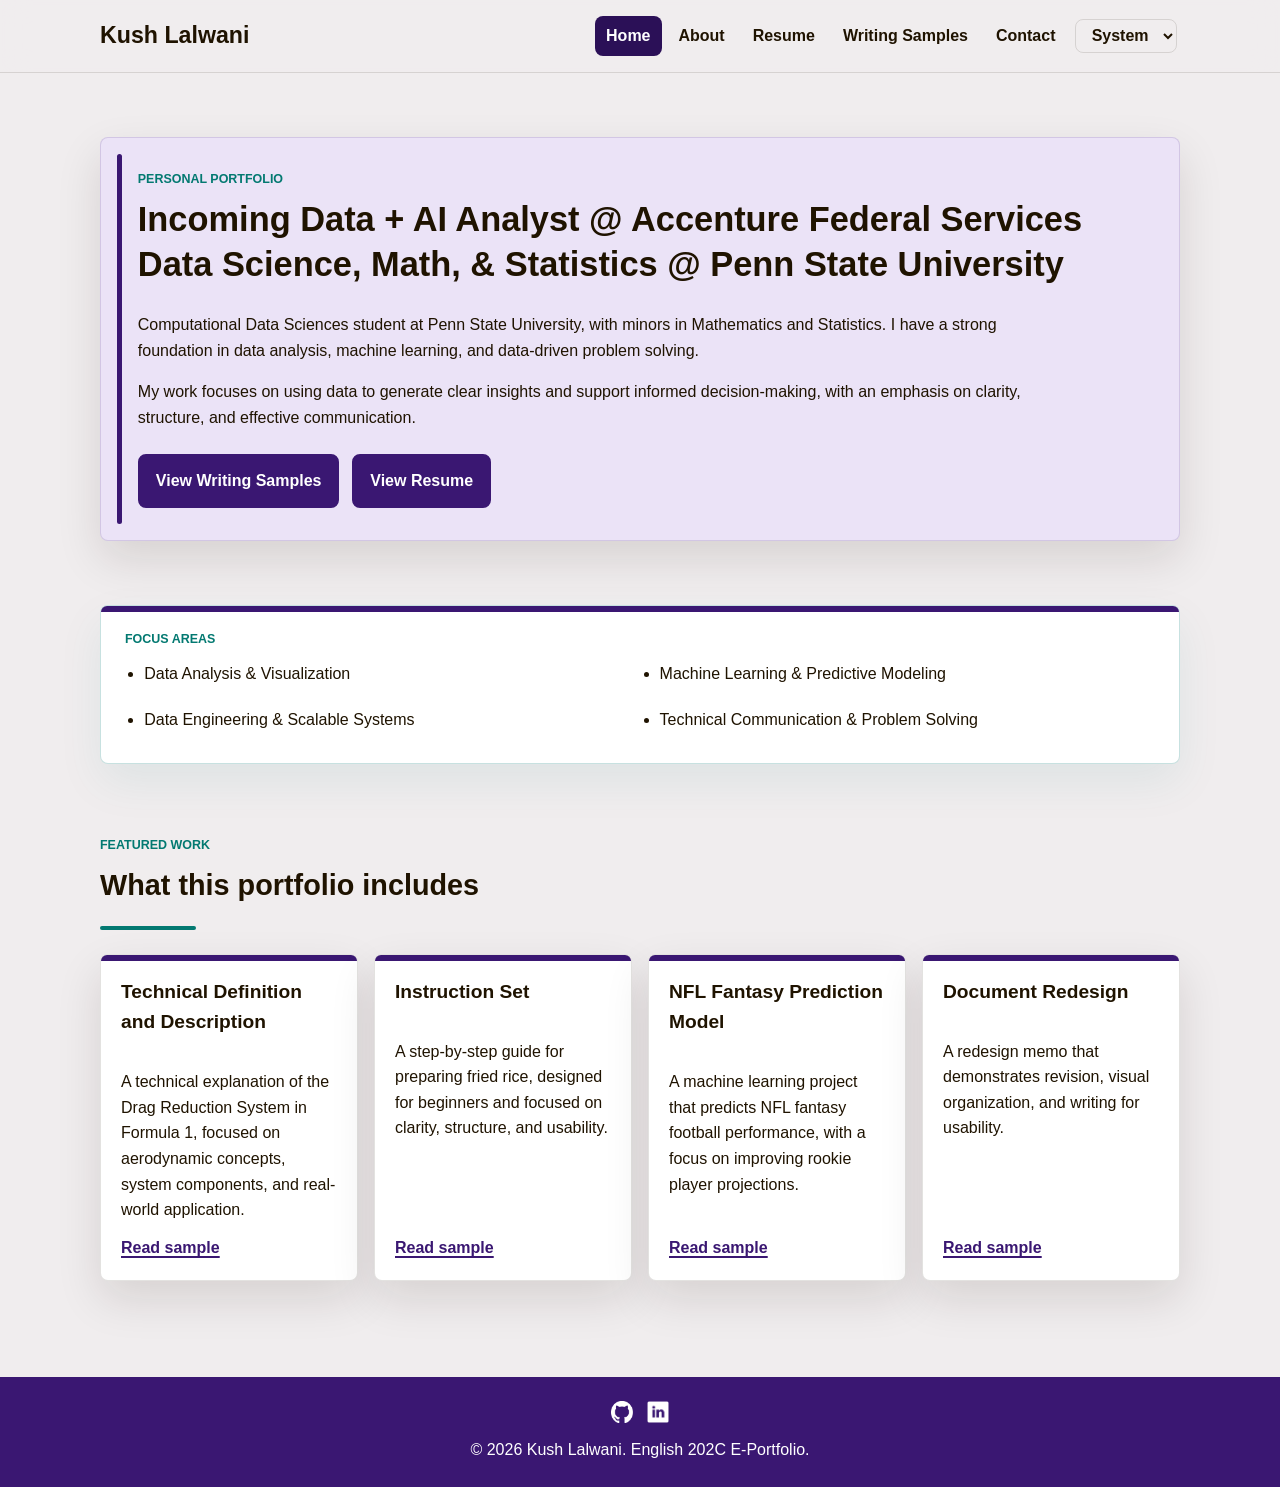
<file: index.html>
<!DOCTYPE html>
<html lang="en">
<head>
  <meta charset="UTF-8">
  <meta name="viewport" content="width=device-width, initial-scale=1.0">
  <title>Kush Lalwani | Portfolio</title>
  <link rel="stylesheet" href="styles.css">
  <script src="script.js" defer></script>
</head>
<body>
  <header class="site-header">
    <nav class="nav" aria-label="Main navigation">
      <a class="logo" href="index.html">Kush Lalwani</a>
      <div class="nav-links">
        <a class="active" href="index.html">Home</a>
        <a href="about.html">About</a>
        <a href="resume.html">Resume</a>
        <a href="writing-samples.html">Writing Samples</a>
        <label class="theme-picker">
          <span class="theme-label">Theme</span>
          <select class="theme-select" data-theme-select aria-label="Theme selector">
            <option value="system">System</option>
            <option value="light">Light</option>
            <option value="dark">Dark</option>
          </select>
        </label>
        <button class="contact-trigger" type="button" data-contact-open>Contact</button>
      </div>
    </nav>
  </header>

  <main>
    <section class="hero hero-single">
      <div class="hero-copy">
        <p class="eyebrow">Personal Portfolio</p>
        <h1 class="hero-title">
          <span class="hero-line">Incoming Data + AI Analyst @ Accenture Federal Services</span>
          <span class="hero-line">Data Science, Math, &amp; Statistics @ Penn State University</span>
        </h1>
        <p>
          Computational Data Sciences student at Penn State University, with minors
          in Mathematics and Statistics. I have a strong foundation in data
          analysis, machine learning, and data-driven problem solving.
        </p>
        <p>
          My work focuses on using data to generate clear insights and support
          informed decision-making, with an emphasis on clarity, structure, and
          effective communication.
        </p>
        <div class="button-row">
          <a class="button primary" href="writing-samples.html">View Writing Samples</a>
          <a class="button primary" href="resume.html">View Resume</a>
        </div>
      </div>
    </section>

    <section class="section section-compact">
      <div class="hero-card" aria-label="Portfolio highlights">
        <p class="eyebrow">Focus Areas</p>
        <ul class="highlight-list focus-grid">
          <li>Data Analysis &amp; Visualization</li>
          <li>Machine Learning &amp; Predictive Modeling</li>
          <li>Data Engineering &amp; Scalable Systems</li>
          <li>Technical Communication &amp; Problem Solving</li>
        </ul>
      </div>
    </section>

    <section class="section featured-section">
      <div class="section-heading">
        <p class="eyebrow">Featured Work</p>
        <h2>What this portfolio includes</h2>
      </div>
      <div class="card-grid">
        <article class="card">
          <h3>Technical Definition and Description</h3>
          <p>A technical explanation of the Drag Reduction System in Formula 1, focused on aerodynamic concepts, system components, and real-world application.</p>
          <a href="samples/definition.html">Read sample</a>
        </article>
        <article class="card">
          <h3>Instruction Set</h3>
          <p>A step-by-step guide for preparing fried rice, designed for beginners and focused on clarity, structure, and usability.</p>
          <a href="samples/instruction-set.html">Read sample</a>
        </article>
        <article class="card">
          <h3>NFL Fantasy Prediction Model</h3>
          <p>A machine learning project that predicts NFL fantasy football performance, with a focus on improving rookie player projections.</p>
          <a href="samples/research-paper.html">Read sample</a>
        </article>
        <article class="card">
          <h3>Document Redesign</h3>
          <p>A redesign memo that demonstrates revision, visual organization, and writing for usability.</p>
          <a href="samples/project-sample.html">Read sample</a>
        </article>
      </div>
    </section>
  </main>

  <footer class="site-footer">
    <div class="footer-socials">
      <a class="social-link" href="https://github.com/kushlalwani" target="_blank" rel="noopener noreferrer" aria-label="GitHub profile">
        <img src="assets/images/github_white.png" alt="">
      </a>
      <a class="social-link" href="https://www.linkedin.com/in/kush-lalwani/" target="_blank" rel="noopener noreferrer" aria-label="LinkedIn profile">
        <img src="assets/images/linkedin_white.png" alt="">
      </a>
    </div>
    <p>&copy; 2026 Kush Lalwani. English 202C E-Portfolio.</p>
  </footer>

  <div class="contact-modal" data-contact-modal hidden>
    <div class="contact-backdrop" data-contact-close></div>
    <section class="contact-panel" role="dialog" aria-modal="true" aria-labelledby="contact-title">
      <button class="contact-close" type="button" aria-label="Close contact window" data-contact-close>&times;</button>
      <p class="eyebrow">Contact</p>
      <h2 id="contact-title">Get In Touch</h2>
      <p>You can reach me directly by email.</p>
      <p><a href="mailto:kushlalwani594@gmail.com">kushlalwani594@gmail.com</a></p>
      <p><a href="https://github.com/kushlalwani" target="_blank" rel="noopener noreferrer">GitHub</a></p>
      <p><a href="https://www.linkedin.com/in/kush-lalwani/" target="_blank" rel="noopener noreferrer">LinkedIn</a></p>
      <a class="button primary" href="mailto:kushlalwani594@gmail.com">Open Email Draft</a>
    </section>
  </div>
</body>
</html>
</file>
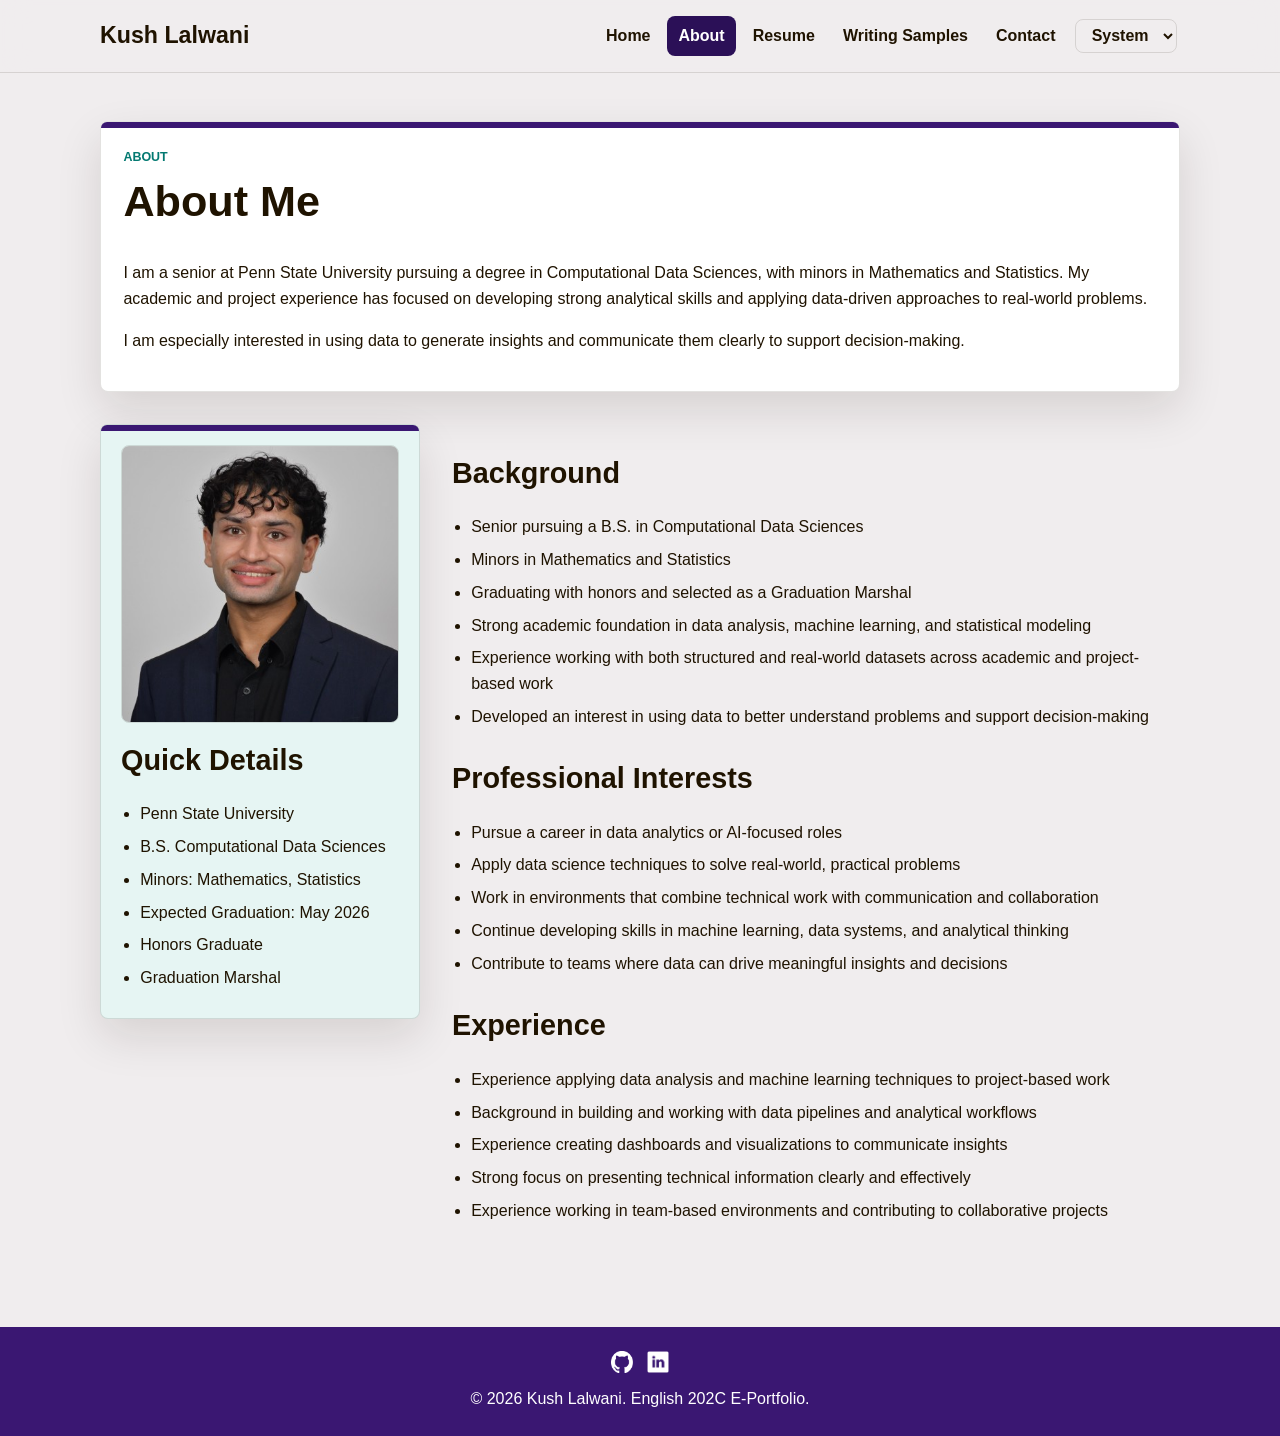
<file: about.html>
<!DOCTYPE html>
<html lang="en">
<head>
  <meta charset="UTF-8">
  <meta name="viewport" content="width=device-width, initial-scale=1.0">
  <title>About | Kush Lalwani</title>
  <link rel="stylesheet" href="styles.css">
  <script src="script.js" defer></script>
</head>
<body>
  <header class="site-header">
    <nav class="nav" aria-label="Main navigation">
      <a class="logo" href="index.html">Kush Lalwani</a>
      <div class="nav-links">
        <a href="index.html">Home</a>
        <a class="active" href="about.html">About</a>
        <a href="resume.html">Resume</a>
        <a href="writing-samples.html">Writing Samples</a>
        <label class="theme-picker">
          <span class="theme-label">Theme</span>
          <select class="theme-select" data-theme-select aria-label="Theme selector">
            <option value="system">System</option>
            <option value="light">Light</option>
            <option value="dark">Dark</option>
          </select>
        </label>
        <button class="contact-trigger" type="button" data-contact-open>Contact</button>
      </div>
    </nav>
  </header>

  <main class="page about-page">
    <section class="page-header">
      <p class="eyebrow">About</p>
      <h1>About Me</h1>
      <p>
        I am a senior at Penn State University pursuing a degree in Computational
        Data Sciences, with minors in Mathematics and Statistics. My academic and
        project experience has focused on developing strong analytical skills and
        applying data-driven approaches to real-world problems.
      </p>
      <p>
        I am especially interested in using data to generate insights and
        communicate them clearly to support decision-making.
      </p>
    </section>

    <section class="content-layout about-layout">
      <aside class="sidebar">
        <img class="profile-image" src="assets/images/headshot.jpg" alt="Professional headshot of Kush Lalwani">
        <h2>Quick Details</h2>
        <ul class="plain-list">
          <li>Penn State University</li>
          <li>B.S. Computational Data Sciences</li>
          <li>Minors: Mathematics, Statistics</li>
          <li>Expected Graduation: May 2026</li>
          <li>Honors Graduate</li>
          <li>Graduation Marshal</li>
        </ul>
      </aside>

      <div class="content-main">
        <h2>Background</h2>
        <ul class="plain-list">
          <li>Senior pursuing a B.S. in Computational Data Sciences</li>
          <li>Minors in Mathematics and Statistics</li>
          <li>Graduating with honors and selected as a Graduation Marshal</li>
          <li>Strong academic foundation in data analysis, machine learning, and statistical modeling</li>
          <li>Experience working with both structured and real-world datasets across academic and project-based work</li>
          <li>Developed an interest in using data to better understand problems and support decision-making</li>
        </ul>

        <h2>Professional Interests</h2>
        <ul class="plain-list">
          <li>Pursue a career in data analytics or AI-focused roles</li>
          <li>Apply data science techniques to solve real-world, practical problems</li>
          <li>Work in environments that combine technical work with communication and collaboration</li>
          <li>Continue developing skills in machine learning, data systems, and analytical thinking</li>
          <li>Contribute to teams where data can drive meaningful insights and decisions</li>
        </ul>

        <h2>Experience</h2>
        <ul class="plain-list">
          <li>Experience applying data analysis and machine learning techniques to project-based work</li>
          <li>Background in building and working with data pipelines and analytical workflows</li>
          <li>Experience creating dashboards and visualizations to communicate insights</li>
          <li>Strong focus on presenting technical information clearly and effectively</li>
          <li>Experience working in team-based environments and contributing to collaborative projects</li>
        </ul>
      </div>
    </section>
  </main>

  <footer class="site-footer">
    <div class="footer-socials">
      <a class="social-link" href="https://github.com/kushlalwani" target="_blank" rel="noopener noreferrer" aria-label="GitHub profile">
        <img src="assets/images/github_white.png" alt="">
      </a>
      <a class="social-link" href="https://www.linkedin.com/in/kush-lalwani/" target="_blank" rel="noopener noreferrer" aria-label="LinkedIn profile">
        <img src="assets/images/linkedin_white.png" alt="">
      </a>
    </div>
    <p>&copy; 2026 Kush Lalwani. English 202C E-Portfolio.</p>
  </footer>

  <div class="contact-modal" data-contact-modal hidden>
    <div class="contact-backdrop" data-contact-close></div>
    <section class="contact-panel" role="dialog" aria-modal="true" aria-labelledby="contact-title">
      <button class="contact-close" type="button" aria-label="Close contact window" data-contact-close>&times;</button>
      <p class="eyebrow">Contact</p>
      <h2 id="contact-title">Get In Touch</h2>
      <p>You can reach me directly by email.</p>
      <p><a href="mailto:kushlalwani594@gmail.com">kushlalwani594@gmail.com</a></p>
      <p><a href="https://github.com/kushlalwani" target="_blank" rel="noopener noreferrer">GitHub</a></p>
      <p><a href="https://www.linkedin.com/in/kush-lalwani/" target="_blank" rel="noopener noreferrer">LinkedIn</a></p>
      <a class="button primary" href="mailto:kushlalwani594@gmail.com">Open Email Draft</a>
    </section>
  </div>
</body>
</html>
</file>
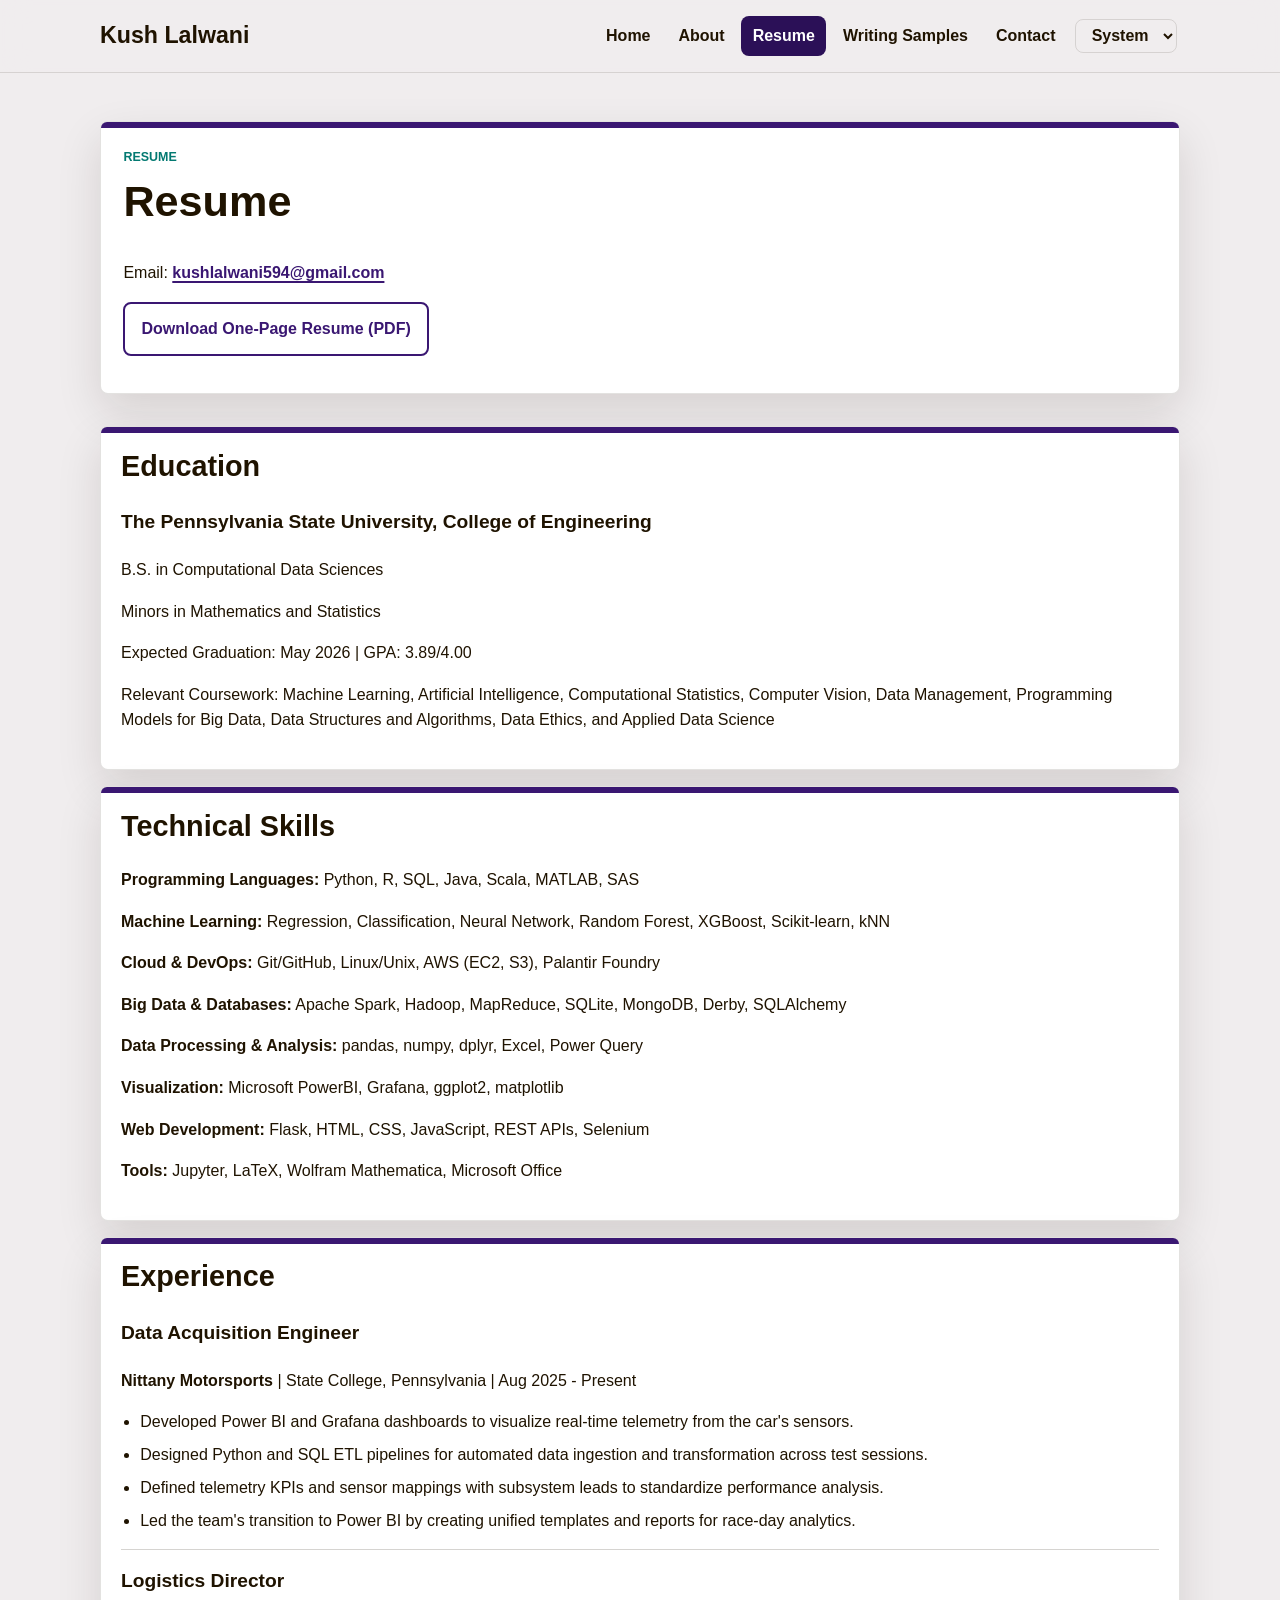
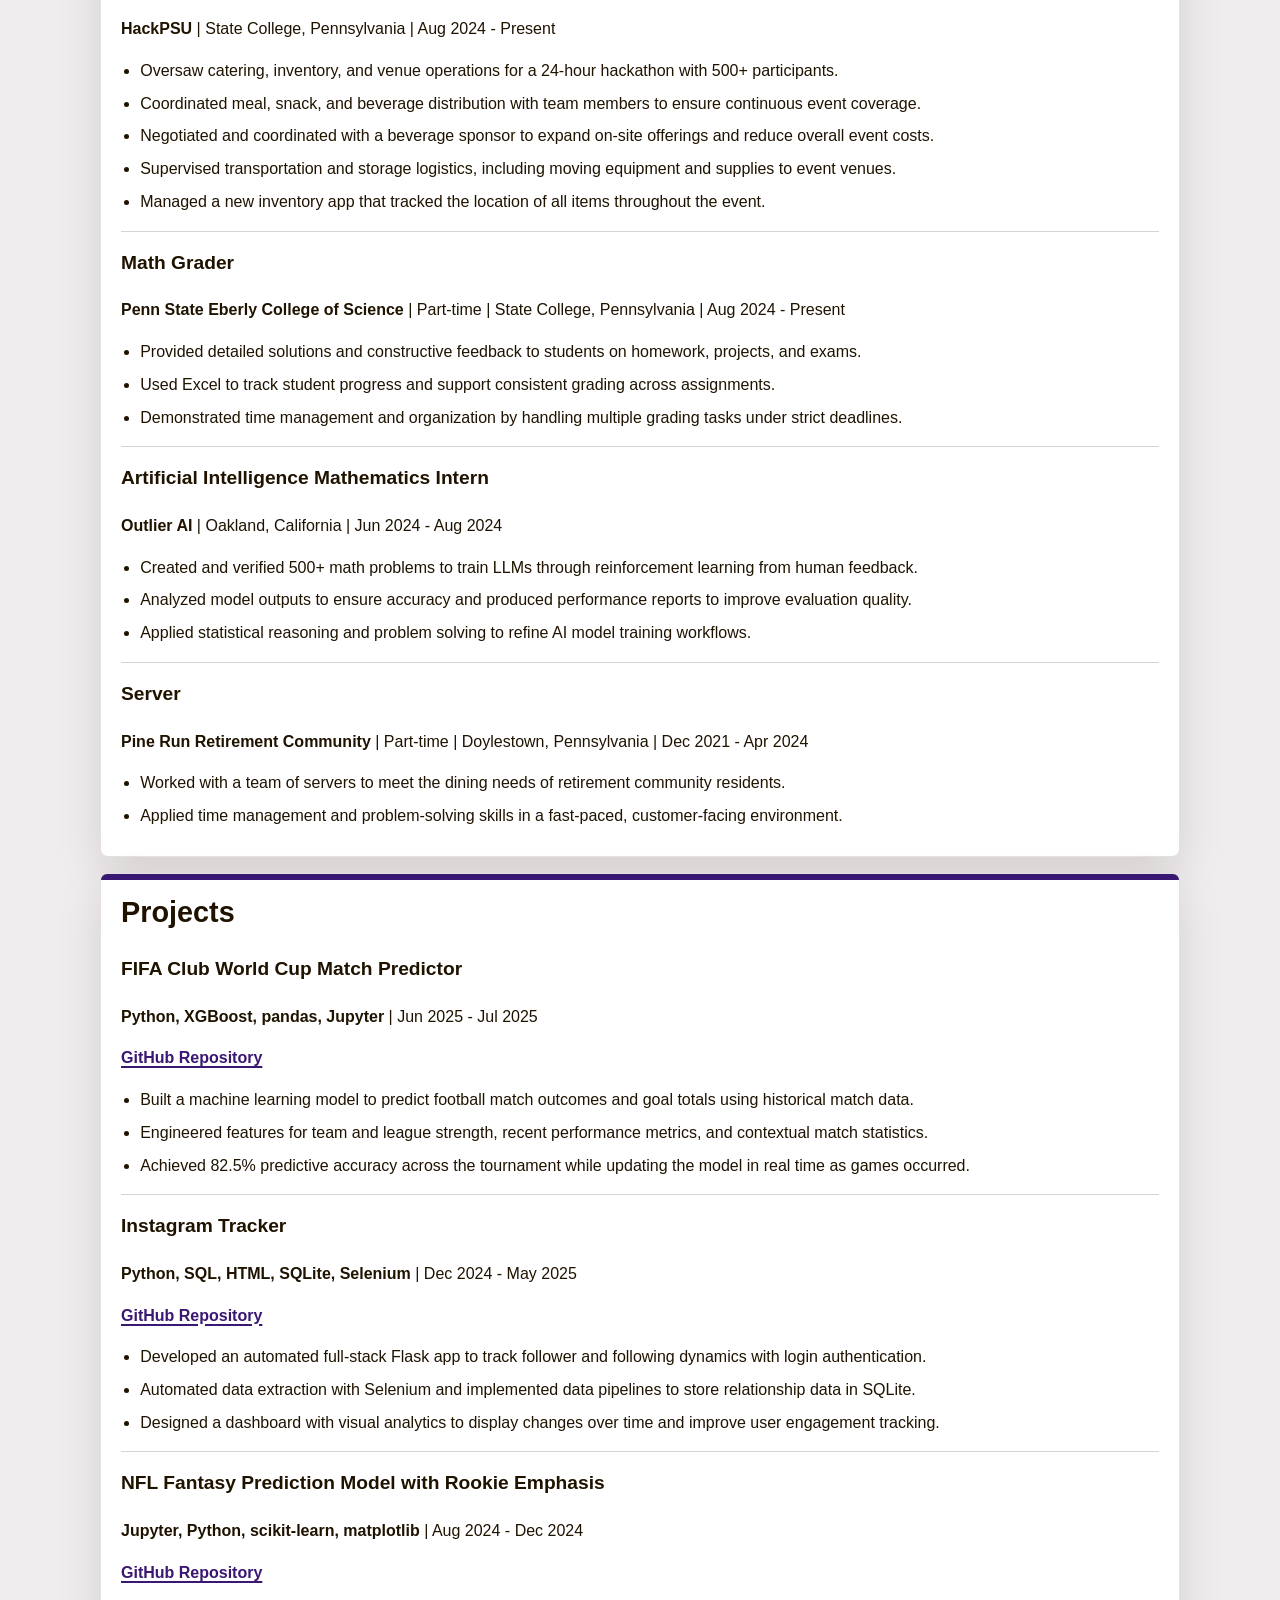
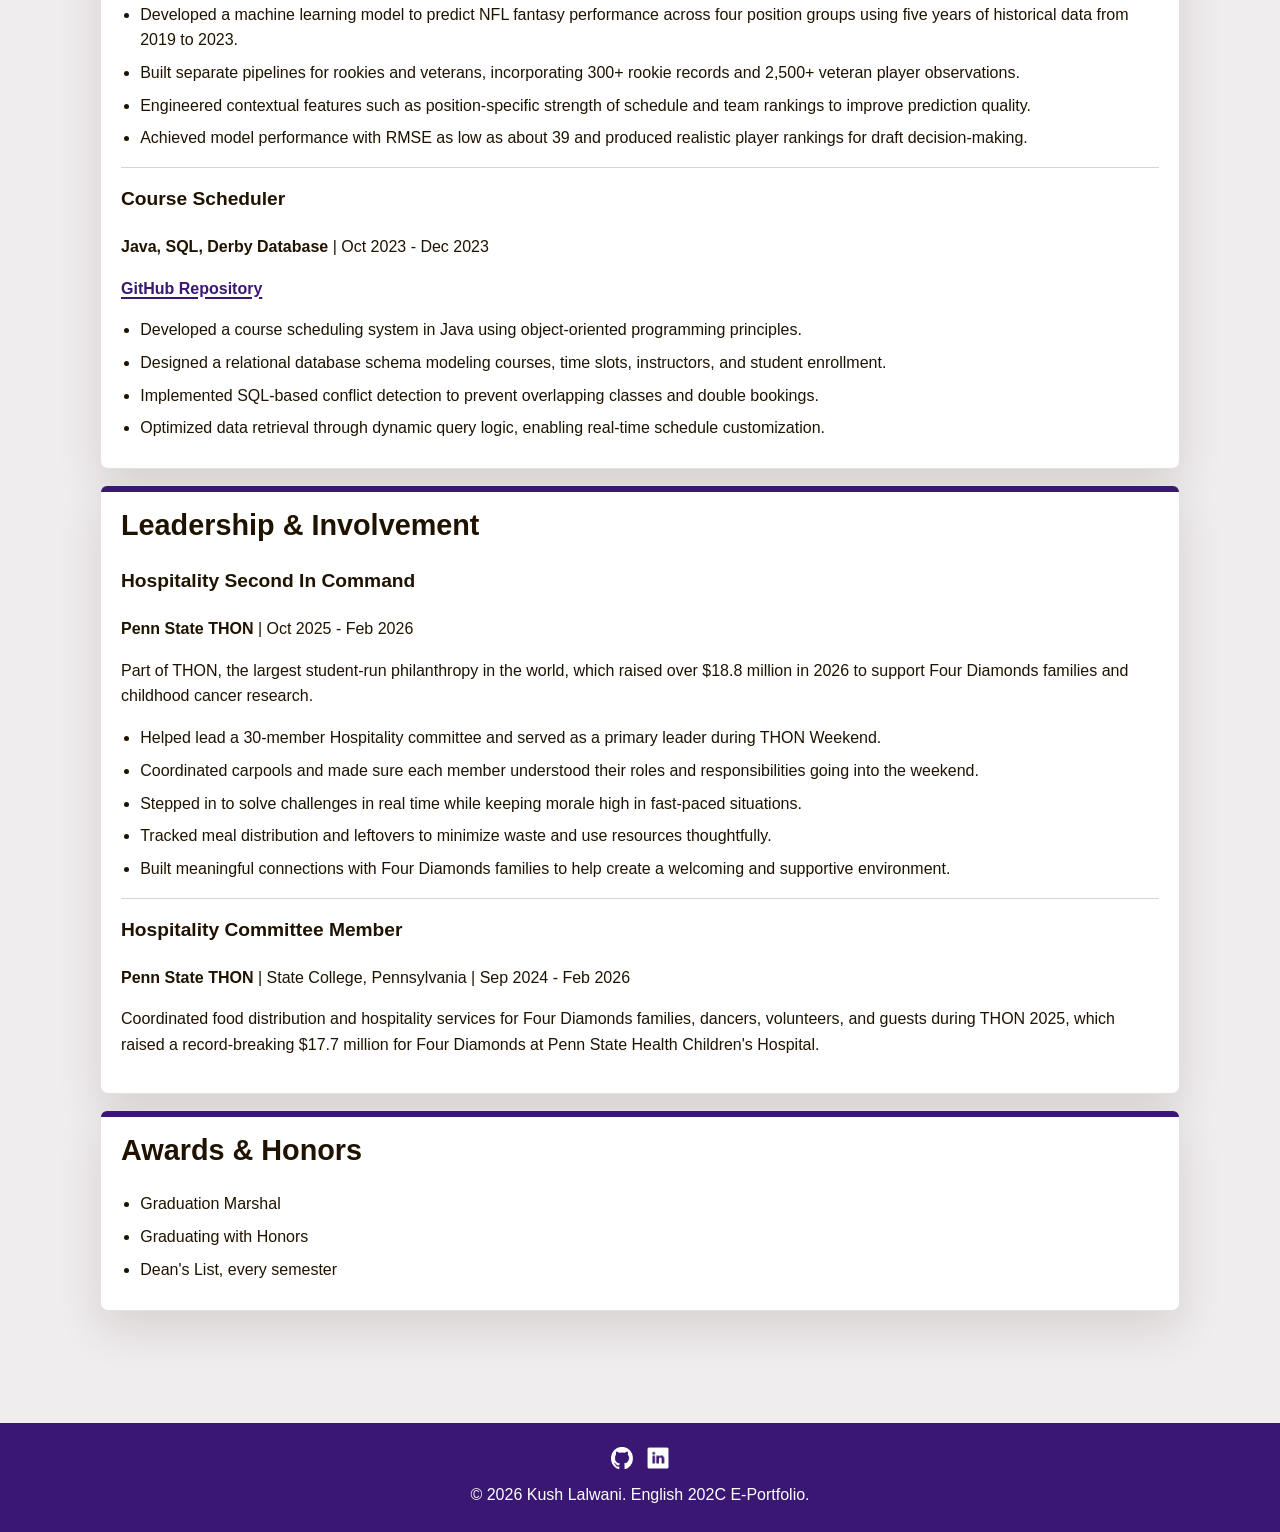
<file: resume.html>
<!DOCTYPE html>
<html lang="en">
<head>
  <meta charset="UTF-8">
  <meta name="viewport" content="width=device-width, initial-scale=1.0">
  <title>Resume | Kush Lalwani</title>
  <link rel="stylesheet" href="styles.css">
  <script src="script.js" defer></script>
</head>
<body>
  <header class="site-header">
    <nav class="nav" aria-label="Main navigation">
      <a class="logo" href="index.html">Kush Lalwani</a>
      <div class="nav-links">
        <a href="index.html">Home</a>
        <a href="about.html">About</a>
        <a class="active" href="resume.html">Resume</a>
        <a href="writing-samples.html">Writing Samples</a>
        <label class="theme-picker">
          <span class="theme-label">Theme</span>
          <select class="theme-select" data-theme-select aria-label="Theme selector">
            <option value="system">System</option>
            <option value="light">Light</option>
            <option value="dark">Dark</option>
          </select>
        </label>
        <button class="contact-trigger" type="button" data-contact-open>Contact</button>
      </div>
    </nav>
  </header>

  <main class="page resume-page">
    <section class="page-header">
      <p class="eyebrow">Resume</p>
      <h1>Resume</h1>
      <p>Email: <a href="mailto:kushlalwani594@gmail.com">kushlalwani594@gmail.com</a></p>
      <p><a class="button secondary download-button" href="assets/Kush%20Resume%20Post%20Grad.pdf" download="Kush-Lalwani-One-Page-Resume.pdf">Download One-Page Resume (PDF)</a></p>
    </section>

    <section class="resume-section">
      <h2>Education</h2>
      <div class="resume-item">
        <h3>The Pennsylvania State University, College of Engineering</h3>
        <p>B.S. in Computational Data Sciences</p>
        <p>Minors in Mathematics and Statistics</p>
        <p>Expected Graduation: May 2026 | GPA: 3.89/4.00</p>
        <p>
          Relevant Coursework: Machine Learning, Artificial Intelligence,
          Computational Statistics, Computer Vision, Data Management, Programming
          Models for Big Data, Data Structures and Algorithms, Data Ethics, and
          Applied Data Science
        </p>
      </div>
    </section>

    <section class="resume-section">
      <h2>Technical Skills</h2>
      <div class="resume-item">
        <p><strong>Programming Languages:</strong> Python, R, SQL, Java, Scala, MATLAB, SAS</p>
        <p><strong>Machine Learning:</strong> Regression, Classification, Neural Network, Random Forest, XGBoost, Scikit-learn, kNN</p>
        <p><strong>Cloud &amp; DevOps:</strong> Git/GitHub, Linux/Unix, AWS (EC2, S3), Palantir Foundry</p>
        <p><strong>Big Data &amp; Databases:</strong> Apache Spark, Hadoop, MapReduce, SQLite, MongoDB, Derby, SQLAlchemy</p>
        <p><strong>Data Processing &amp; Analysis:</strong> pandas, numpy, dplyr, Excel, Power Query</p>
        <p><strong>Visualization:</strong> Microsoft PowerBI, Grafana, ggplot2, matplotlib</p>
        <p><strong>Web Development:</strong> Flask, HTML, CSS, JavaScript, REST APIs, Selenium</p>
        <p><strong>Tools:</strong> Jupyter, LaTeX, Wolfram Mathematica, Microsoft Office</p>
      </div>
    </section>

    <section class="resume-section">
      <h2>Experience</h2>
      <div class="resume-item">
        <h3>Data Acquisition Engineer</h3>
        <p><strong>Nittany Motorsports</strong> | State College, Pennsylvania | Aug 2025 - Present</p>
        <ul class="plain-list">
          <li>Developed Power BI and Grafana dashboards to visualize real-time telemetry from the car's sensors.</li>
          <li>Designed Python and SQL ETL pipelines for automated data ingestion and transformation across test sessions.</li>
          <li>Defined telemetry KPIs and sensor mappings with subsystem leads to standardize performance analysis.</li>
          <li>Led the team's transition to Power BI by creating unified templates and reports for race-day analytics.</li>
        </ul>
      </div>
      <div class="resume-item">
        <h3>Logistics Director</h3>
        <p><strong>HackPSU</strong> | State College, Pennsylvania | Aug 2024 - Present</p>
        <ul class="plain-list">
          <li>Oversaw catering, inventory, and venue operations for a 24-hour hackathon with 500+ participants.</li>
          <li>Coordinated meal, snack, and beverage distribution with team members to ensure continuous event coverage.</li>
          <li>Negotiated and coordinated with a beverage sponsor to expand on-site offerings and reduce overall event costs.</li>
          <li>Supervised transportation and storage logistics, including moving equipment and supplies to event venues.</li>
          <li>Managed a new inventory app that tracked the location of all items throughout the event.</li>
        </ul>
      </div>
      <div class="resume-item">
        <h3>Math Grader</h3>
        <p><strong>Penn State Eberly College of Science</strong> | Part-time | State College, Pennsylvania | Aug 2024 - Present</p>
        <ul class="plain-list">
          <li>Provided detailed solutions and constructive feedback to students on homework, projects, and exams.</li>
          <li>Used Excel to track student progress and support consistent grading across assignments.</li>
          <li>Demonstrated time management and organization by handling multiple grading tasks under strict deadlines.</li>
        </ul>
      </div>
      <div class="resume-item">
        <h3>Artificial Intelligence Mathematics Intern</h3>
        <p><strong>Outlier AI</strong> | Oakland, California | Jun 2024 - Aug 2024</p>
        <ul class="plain-list">
          <li>Created and verified 500+ math problems to train LLMs through reinforcement learning from human feedback.</li>
          <li>Analyzed model outputs to ensure accuracy and produced performance reports to improve evaluation quality.</li>
          <li>Applied statistical reasoning and problem solving to refine AI model training workflows.</li>
        </ul>
      </div>
      <div class="resume-item">
        <h3>Server</h3>
        <p><strong>Pine Run Retirement Community</strong> | Part-time | Doylestown, Pennsylvania | Dec 2021 - Apr 2024</p>
        <ul class="plain-list">
          <li>Worked with a team of servers to meet the dining needs of retirement community residents.</li>
          <li>Applied time management and problem-solving skills in a fast-paced, customer-facing environment.</li>
        </ul>
      </div>
    </section>

    <section class="resume-section">
      <h2>Projects</h2>
      <div class="resume-item">
        <h3>FIFA Club World Cup Match Predictor</h3>
        <p><strong>Python, XGBoost, pandas, Jupyter</strong> | Jun 2025 - Jul 2025</p>
        <p><a href="https://github.com/kushlalwani/CWCPredictions" target="_blank" rel="noopener noreferrer">GitHub Repository</a></p>
        <ul class="plain-list">
          <li>Built a machine learning model to predict football match outcomes and goal totals using historical match data.</li>
          <li>Engineered features for team and league strength, recent performance metrics, and contextual match statistics.</li>
          <li>Achieved 82.5% predictive accuracy across the tournament while updating the model in real time as games occurred.</li>
        </ul>
      </div>
      <div class="resume-item">
        <h3>Instagram Tracker</h3>
        <p><strong>Python, SQL, HTML, SQLite, Selenium</strong> | Dec 2024 - May 2025</p>
        <p><a href="https://github.com/kushlalwani/InstagramApp" target="_blank" rel="noopener noreferrer">GitHub Repository</a></p>
        <ul class="plain-list">
          <li>Developed an automated full-stack Flask app to track follower and following dynamics with login authentication.</li>
          <li>Automated data extraction with Selenium and implemented data pipelines to store relationship data in SQLite.</li>
          <li>Designed a dashboard with visual analytics to display changes over time and improve user engagement tracking.</li>
        </ul>
      </div>
      <div class="resume-item">
        <h3>NFL Fantasy Prediction Model with Rookie Emphasis</h3>
        <p><strong>Jupyter, Python, scikit-learn, matplotlib</strong> | Aug 2024 - Dec 2024</p>
        <p><a href="https://github.com/TrevBunch/DS-340W-Project" target="_blank" rel="noopener noreferrer">GitHub Repository</a></p>
        <ul class="plain-list">
          <li>Developed a machine learning model to predict NFL fantasy performance across four position groups using five years of historical data from 2019 to 2023.</li>
          <li>Built separate pipelines for rookies and veterans, incorporating 300+ rookie records and 2,500+ veteran player observations.</li>
          <li>Engineered contextual features such as position-specific strength of schedule and team rankings to improve prediction quality.</li>
          <li>Achieved model performance with RMSE as low as about 39 and produced realistic player rankings for draft decision-making.</li>
        </ul>
      </div>
      <div class="resume-item">
        <h3>Course Scheduler</h3>
        <p><strong>Java, SQL, Derby Database</strong> | Oct 2023 - Dec 2023</p>
        <p><a href="https://github.com/kushlalwani/CourseScheduler" target="_blank" rel="noopener noreferrer">GitHub Repository</a></p>
        <ul class="plain-list">
          <li>Developed a course scheduling system in Java using object-oriented programming principles.</li>
          <li>Designed a relational database schema modeling courses, time slots, instructors, and student enrollment.</li>
          <li>Implemented SQL-based conflict detection to prevent overlapping classes and double bookings.</li>
          <li>Optimized data retrieval through dynamic query logic, enabling real-time schedule customization.</li>
        </ul>
      </div>
    </section>

    <section class="resume-section">
      <h2>Leadership &amp; Involvement</h2>
      <div class="resume-item">
        <h3>Hospitality Second In Command</h3>
        <p><strong>Penn State THON</strong> | Oct 2025 - Feb 2026</p>
        <p>
          Part of THON, the largest student-run philanthropy in the world, which
          raised over $18.8 million in 2026 to support Four Diamonds families and
          childhood cancer research.
        </p>
        <ul class="plain-list">
          <li>Helped lead a 30-member Hospitality committee and served as a primary leader during THON Weekend.</li>
          <li>Coordinated carpools and made sure each member understood their roles and responsibilities going into the weekend.</li>
          <li>Stepped in to solve challenges in real time while keeping morale high in fast-paced situations.</li>
          <li>Tracked meal distribution and leftovers to minimize waste and use resources thoughtfully.</li>
          <li>Built meaningful connections with Four Diamonds families to help create a welcoming and supportive environment.</li>
        </ul>
      </div>
      <div class="resume-item">
        <h3>Hospitality Committee Member</h3>
        <p><strong>Penn State THON</strong> | State College, Pennsylvania | Sep 2024 - Feb 2026</p>
        <p>
          Coordinated food distribution and hospitality services for Four Diamonds
          families, dancers, volunteers, and guests during THON 2025, which raised
          a record-breaking $17.7 million for Four Diamonds at Penn State Health
          Children's Hospital.
        </p>
      </div>
    </section>

    <section class="resume-section">
      <h2>Awards &amp; Honors</h2>
      <div class="resume-item">
        <ul class="plain-list">
          <li>Graduation Marshal</li>
          <li>Graduating with Honors</li>
          <li>Dean's List, every semester</li>
        </ul>
      </div>
    </section>
  </main>

  <footer class="site-footer">
    <div class="footer-socials">
      <a class="social-link" href="https://github.com/kushlalwani" target="_blank" rel="noopener noreferrer" aria-label="GitHub profile">
        <img src="assets/images/github_white.png" alt="">
      </a>
      <a class="social-link" href="https://www.linkedin.com/in/kush-lalwani/" target="_blank" rel="noopener noreferrer" aria-label="LinkedIn profile">
        <img src="assets/images/linkedin_white.png" alt="">
      </a>
    </div>
    <p>&copy; 2026 Kush Lalwani. English 202C E-Portfolio.</p>
  </footer>

  <div class="contact-modal" data-contact-modal hidden>
    <div class="contact-backdrop" data-contact-close></div>
    <section class="contact-panel" role="dialog" aria-modal="true" aria-labelledby="contact-title">
      <button class="contact-close" type="button" aria-label="Close contact window" data-contact-close>&times;</button>
      <p class="eyebrow">Contact</p>
      <h2 id="contact-title">Get In Touch</h2>
      <p>You can reach me directly by email.</p>
      <p><a href="mailto:kushlalwani594@gmail.com">kushlalwani594@gmail.com</a></p>
      <p><a href="https://github.com/kushlalwani" target="_blank" rel="noopener noreferrer">GitHub</a></p>
      <p><a href="https://www.linkedin.com/in/kush-lalwani/" target="_blank" rel="noopener noreferrer">LinkedIn</a></p>
      <a class="button primary" href="mailto:kushlalwani594@gmail.com">Open Email Draft</a>
    </section>
  </div>
</body>
</html>
</file>
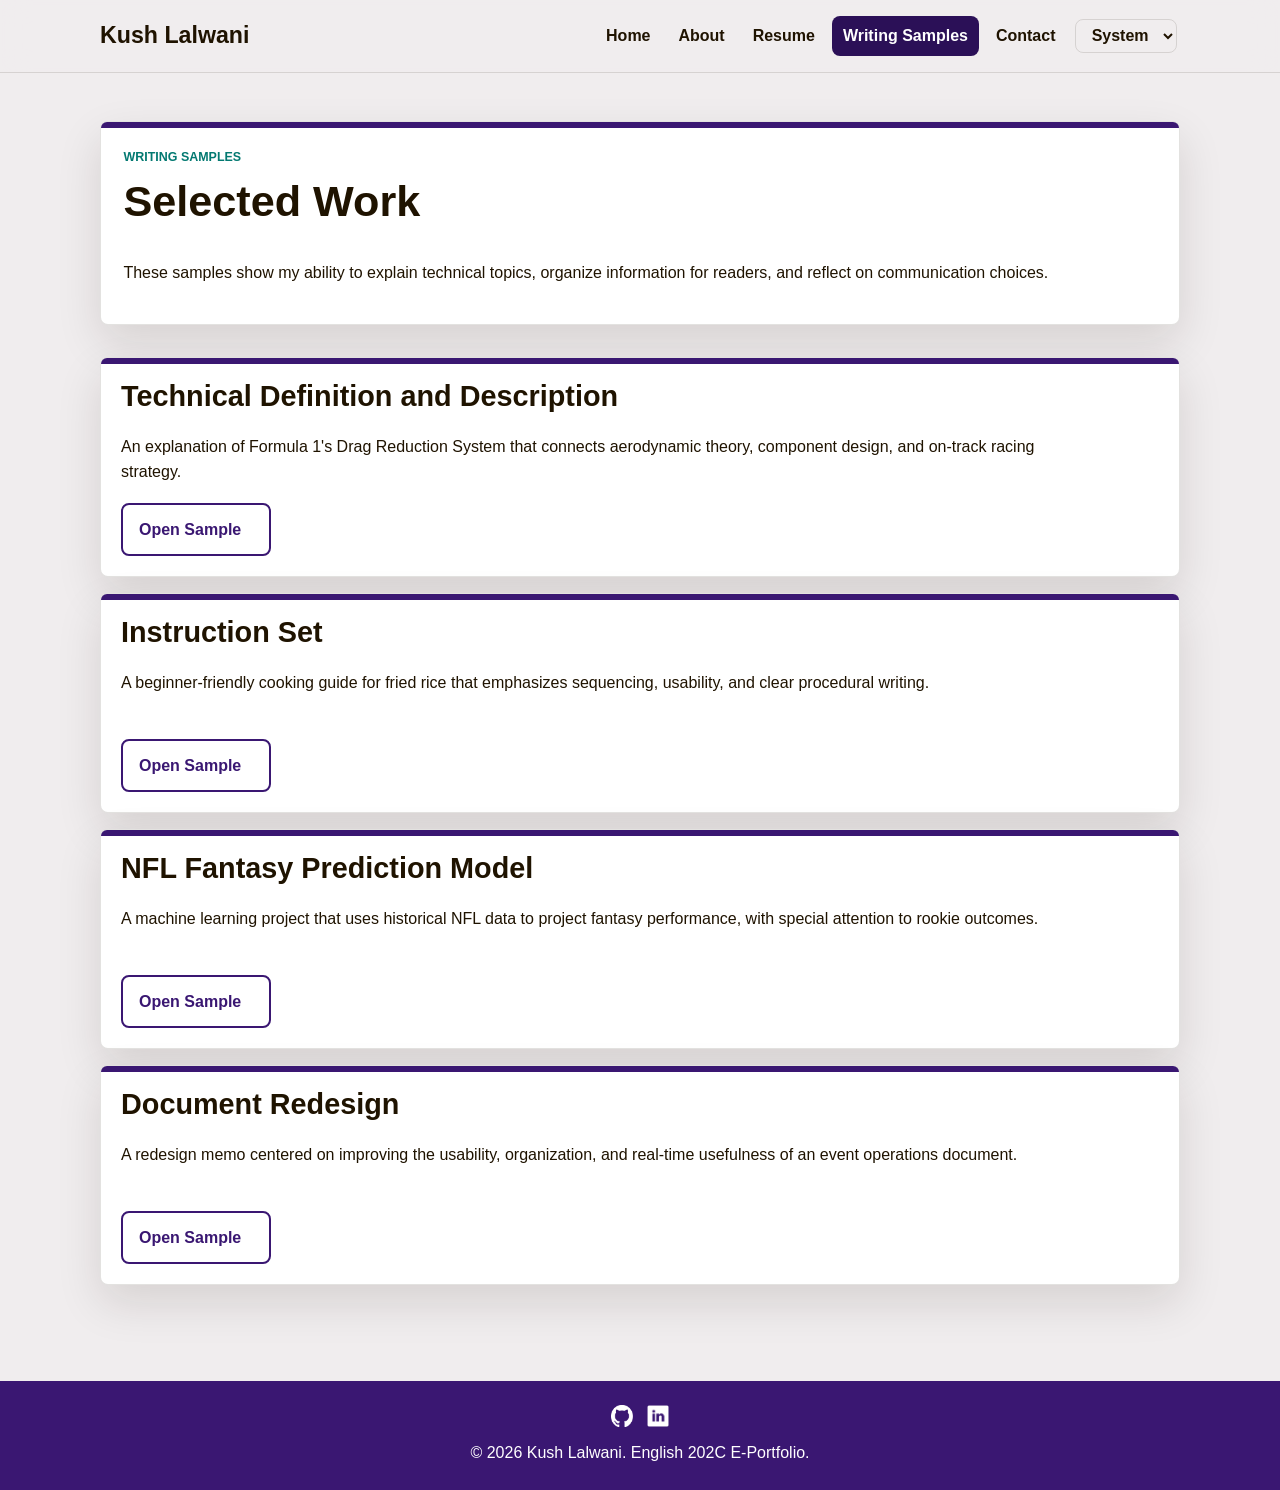
<file: writing-samples.html>
<!DOCTYPE html>
<html lang="en">
<head>
  <meta charset="UTF-8">
  <meta name="viewport" content="width=device-width, initial-scale=1.0">
  <title>Writing Samples | Kush Lalwani</title>
  <link rel="stylesheet" href="styles.css">
  <script src="script.js" defer></script>
</head>
<body>
  <header class="site-header">
    <nav class="nav" aria-label="Main navigation">
      <a class="logo" href="index.html">Kush Lalwani</a>
      <div class="nav-links">
        <a href="index.html">Home</a>
        <a href="about.html">About</a>
        <a href="resume.html">Resume</a>
        <a class="active" href="writing-samples.html">Writing Samples</a>
        <label class="theme-picker">
          <span class="theme-label">Theme</span>
          <select class="theme-select" data-theme-select aria-label="Theme selector">
            <option value="system">System</option>
            <option value="light">Light</option>
            <option value="dark">Dark</option>
          </select>
        </label>
        <button class="contact-trigger" type="button" data-contact-open>Contact</button>
      </div>
    </nav>
  </header>

  <main class="page writing-samples-page">
    <section class="page-header">
      <p class="eyebrow">Writing Samples</p>
      <h1>Selected Work</h1>
      <p>
        These samples show my ability to explain technical topics, organize
        information for readers, and reflect on communication choices.
      </p>
    </section>

    <section class="sample-list">
      <article class="sample-preview">
        <h2>Technical Definition and Description</h2>
        <p>An explanation of Formula 1's Drag Reduction System that connects aerodynamic theory, component design, and on-track racing strategy.</p>
        <a class="button secondary" href="samples/definition.html">Open Sample</a>
      </article>

      <article class="sample-preview">
        <h2>Instruction Set</h2>
        <p>A beginner-friendly cooking guide for fried rice that emphasizes sequencing, usability, and clear procedural writing.</p>
        <a class="button secondary" href="samples/instruction-set.html">Open Sample</a>
      </article>

      <article class="sample-preview">
        <h2>NFL Fantasy Prediction Model</h2>
        <p>A machine learning project that uses historical NFL data to project fantasy performance, with special attention to rookie outcomes.</p>
        <a class="button secondary" href="samples/research-paper.html">Open Sample</a>
      </article>

      <article class="sample-preview">
        <h2>Document Redesign</h2>
        <p>A redesign memo centered on improving the usability, organization, and real-time usefulness of an event operations document.</p>
        <a class="button secondary" href="samples/project-sample.html">Open Sample</a>
      </article>
    </section>
  </main>

  <footer class="site-footer">
    <div class="footer-socials">
      <a class="social-link" href="https://github.com/kushlalwani" target="_blank" rel="noopener noreferrer" aria-label="GitHub profile">
        <img src="assets/images/github_white.png" alt="">
      </a>
      <a class="social-link" href="https://www.linkedin.com/in/kush-lalwani/" target="_blank" rel="noopener noreferrer" aria-label="LinkedIn profile">
        <img src="assets/images/linkedin_white.png" alt="">
      </a>
    </div>
    <p>&copy; 2026 Kush Lalwani. English 202C E-Portfolio.</p>
  </footer>

  <div class="contact-modal" data-contact-modal hidden>
    <div class="contact-backdrop" data-contact-close></div>
    <section class="contact-panel" role="dialog" aria-modal="true" aria-labelledby="contact-title">
      <button class="contact-close" type="button" aria-label="Close contact window" data-contact-close>&times;</button>
      <p class="eyebrow">Contact</p>
      <h2 id="contact-title">Get In Touch</h2>
      <p>You can reach me directly by email.</p>
      <p><a href="mailto:kushlalwani594@gmail.com">kushlalwani594@gmail.com</a></p>
      <p><a href="https://github.com/kushlalwani" target="_blank" rel="noopener noreferrer">GitHub</a></p>
      <p><a href="https://www.linkedin.com/in/kush-lalwani/" target="_blank" rel="noopener noreferrer">LinkedIn</a></p>
      <a class="button primary" href="mailto:kushlalwani594@gmail.com">Open Email Draft</a>
    </section>
  </div>
</body>
</html>
</file>
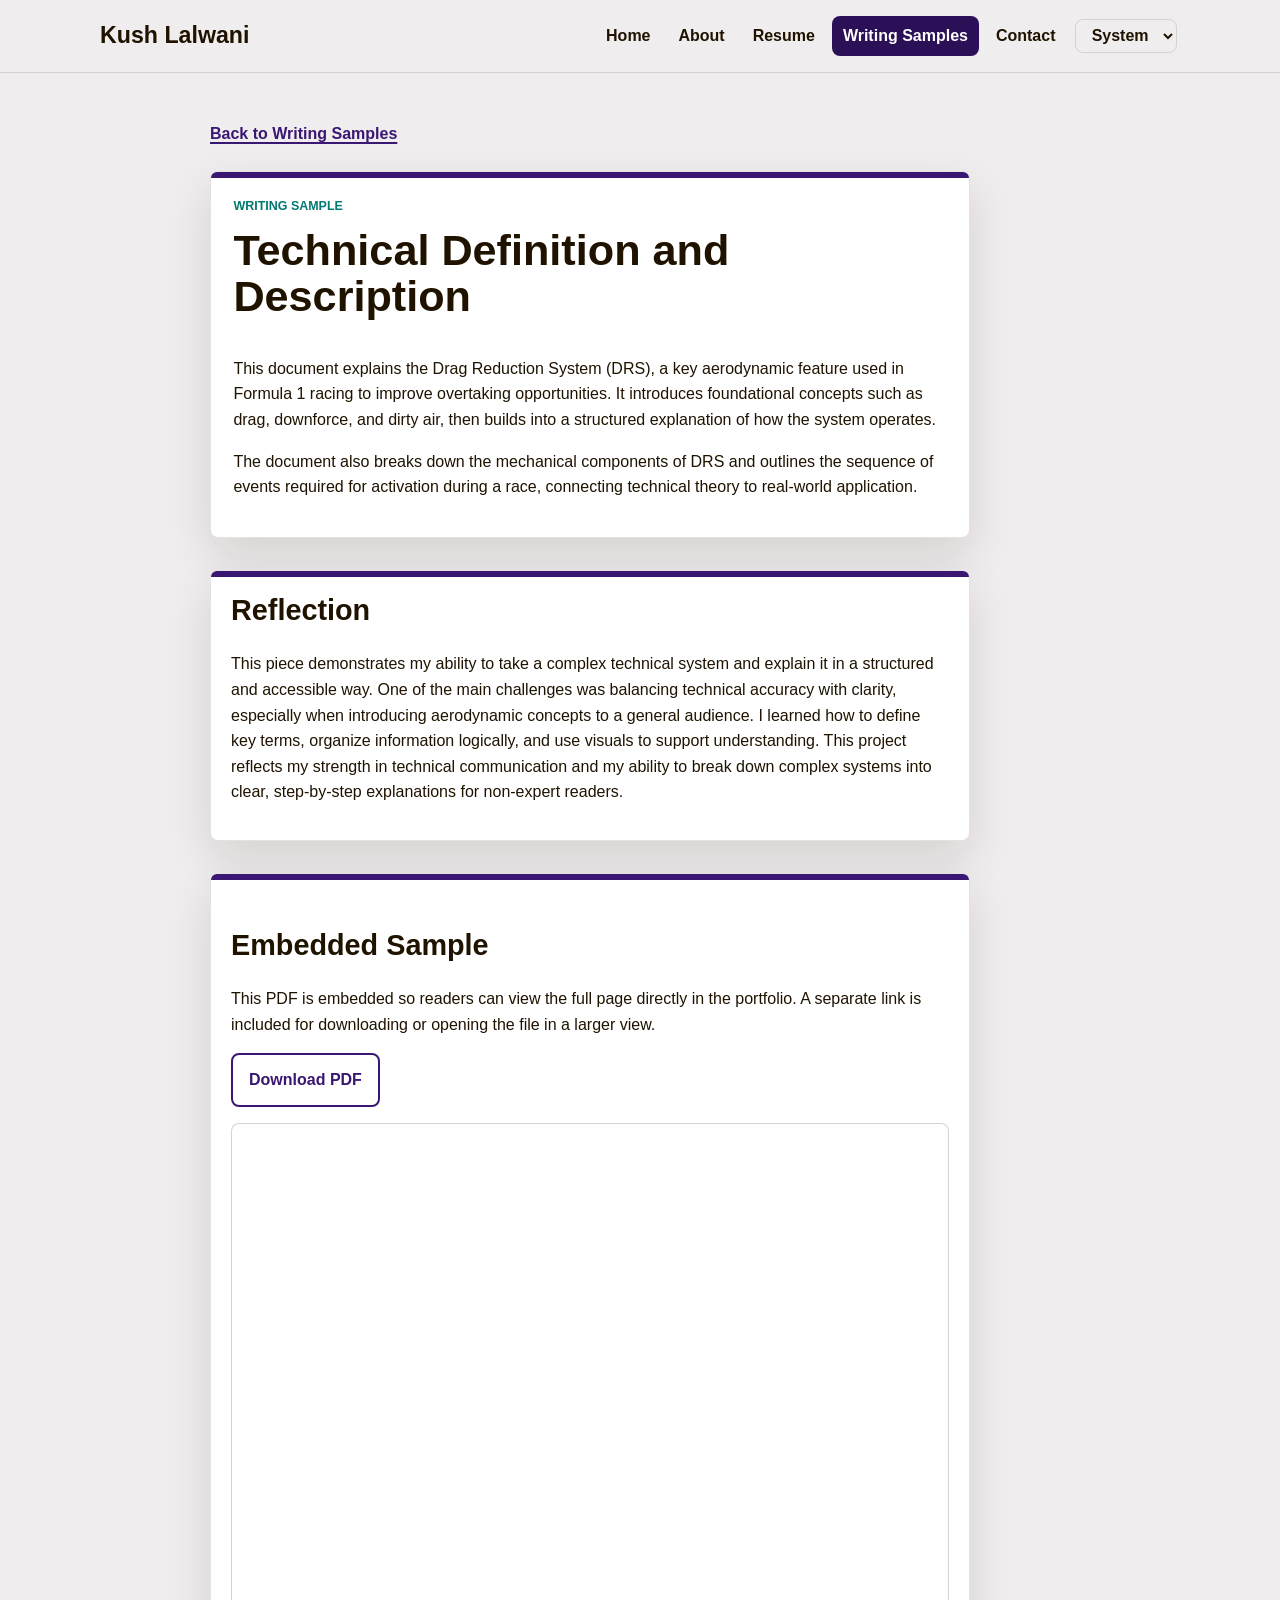
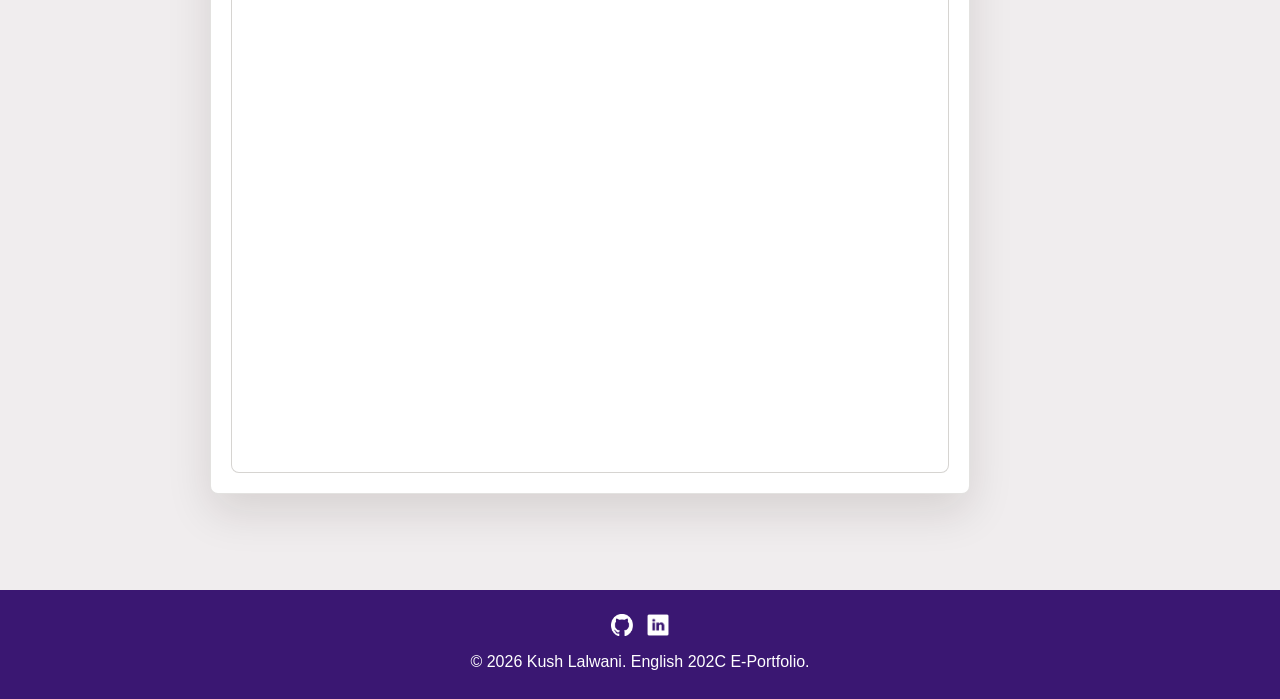
<file: samples/definition.html>
<!DOCTYPE html>
<html lang="en">
<head>
  <meta charset="UTF-8">
  <meta name="viewport" content="width=device-width, initial-scale=1.0">
  <title>Technical Definition | Kush Lalwani</title>
  <link rel="stylesheet" href="../styles.css">
  <script src="../script.js" defer></script>
</head>
<body>
  <header class="site-header">
    <nav class="nav" aria-label="Main navigation">
      <a class="logo" href="../index.html">Kush Lalwani</a>
      <div class="nav-links">
        <a href="../index.html">Home</a>
        <a href="../about.html">About</a>
        <a href="../resume.html">Resume</a>
        <a class="active" href="../writing-samples.html">Writing Samples</a>
        <label class="theme-picker">
          <span class="theme-label">Theme</span>
          <select class="theme-select" data-theme-select aria-label="Theme selector">
            <option value="system">System</option>
            <option value="light">Light</option>
            <option value="dark">Dark</option>
          </select>
        </label>
        <button class="contact-trigger" type="button" data-contact-open>Contact</button>
      </div>
    </nav>
  </header>

  <main class="page sample-page">
    <a class="back-link" href="../writing-samples.html">Back to Writing Samples</a>
    <section class="page-header">
      <p class="eyebrow">Writing Sample</p>
      <h1>Technical Definition and Description</h1>
      <p>
        This document explains the Drag Reduction System (DRS), a key aerodynamic
        feature used in Formula 1 racing to improve overtaking opportunities. It
        introduces foundational concepts such as drag, downforce, and dirty air,
        then builds into a structured explanation of how the system operates.
      </p>
      <p>
        The document also breaks down the mechanical components of DRS and outlines
        the sequence of events required for activation during a race, connecting
        technical theory to real-world application.
      </p>
    </section>

    <section class="reflection">
      <h2>Reflection</h2>
      <p>
        This piece demonstrates my ability to take a complex technical system and
        explain it in a structured and accessible way. One of the main challenges
        was balancing technical accuracy with clarity, especially when introducing
        aerodynamic concepts to a general audience. I learned how to define key
        terms, organize information logically, and use visuals to support
        understanding. This project reflects my strength in technical communication
        and my ability to break down complex systems into clear, step-by-step
        explanations for non-expert readers.
      </p>
    </section>

    <article class="sample-content">
      <h2>Embedded Sample</h2>
      <p>
        This PDF is embedded so readers can view the full page directly in the
        portfolio. A separate link is included for downloading or opening the file
        in a larger view.
      </p>
      <p class="download-row"><a class="button secondary download-button" href="../assets/writing-samples/Definition%20and%20Description%20final.pdf" download="Kush-Lalwani-Technical-Definition-and-Description.pdf">Download PDF</a></p>
      <div class="pdf-frame">
        <iframe
          title="Technical Definition and Description PDF"
          src="../assets/writing-samples/Definition%20and%20Description%20final.pdf">
        </iframe>
      </div>
    </article>
  </main>

  <footer class="site-footer">
    <div class="footer-socials">
      <a class="social-link" href="https://github.com/kushlalwani" target="_blank" rel="noopener noreferrer" aria-label="GitHub profile">
        <img src="../assets/images/github_white.png" alt="">
      </a>
      <a class="social-link" href="https://www.linkedin.com/in/kush-lalwani/" target="_blank" rel="noopener noreferrer" aria-label="LinkedIn profile">
        <img src="../assets/images/linkedin_white.png" alt="">
      </a>
    </div>
    <p>&copy; 2026 Kush Lalwani. English 202C E-Portfolio.</p>
  </footer>

  <div class="contact-modal" data-contact-modal hidden>
    <div class="contact-backdrop" data-contact-close></div>
    <section class="contact-panel" role="dialog" aria-modal="true" aria-labelledby="contact-title">
      <button class="contact-close" type="button" aria-label="Close contact window" data-contact-close>&times;</button>
      <p class="eyebrow">Contact</p>
      <h2 id="contact-title">Get In Touch</h2>
      <p>You can reach me directly by email.</p>
      <p><a href="mailto:kushlalwani594@gmail.com">kushlalwani594@gmail.com</a></p>
      <p><a href="https://github.com/kushlalwani" target="_blank" rel="noopener noreferrer">GitHub</a></p>
      <p><a href="https://www.linkedin.com/in/kush-lalwani/" target="_blank" rel="noopener noreferrer">LinkedIn</a></p>
      <a class="button primary" href="mailto:kushlalwani594@gmail.com">Open Email Draft</a>
    </section>
  </div>
</body>
</html>
</file>
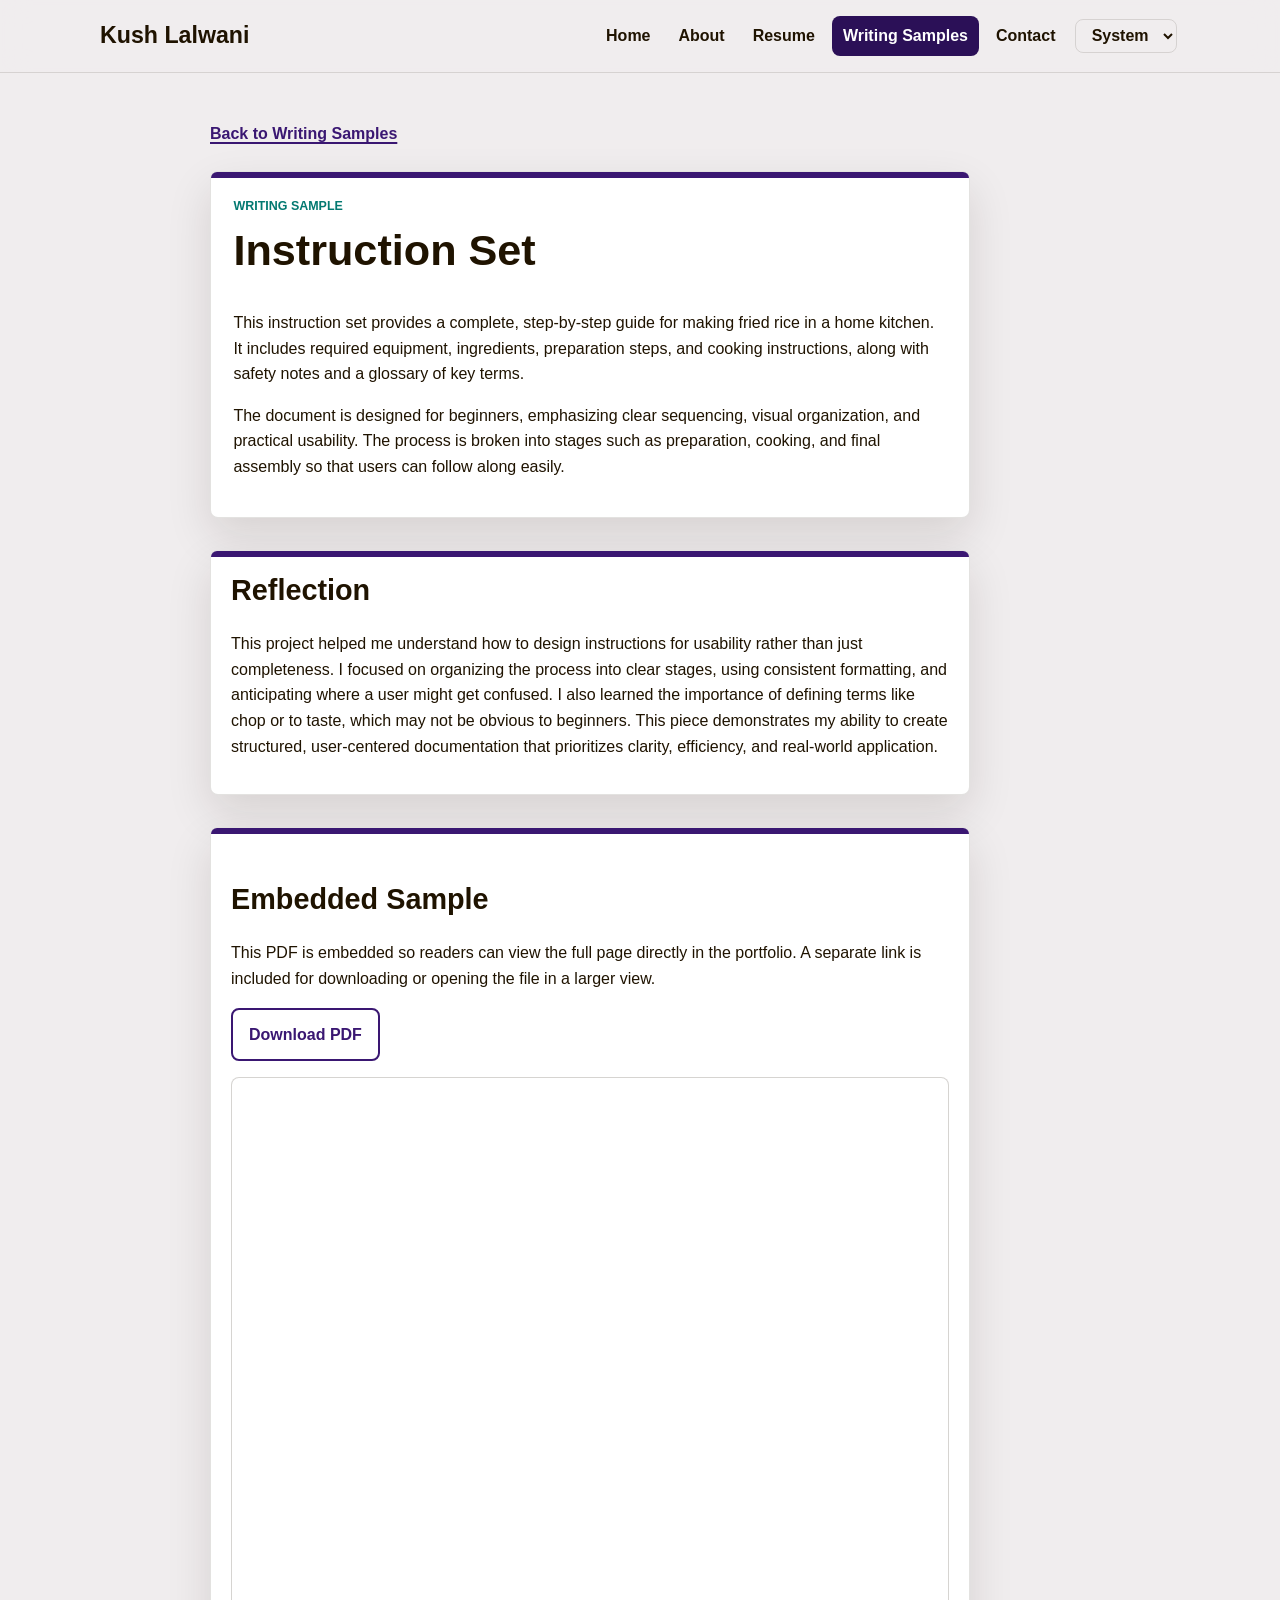
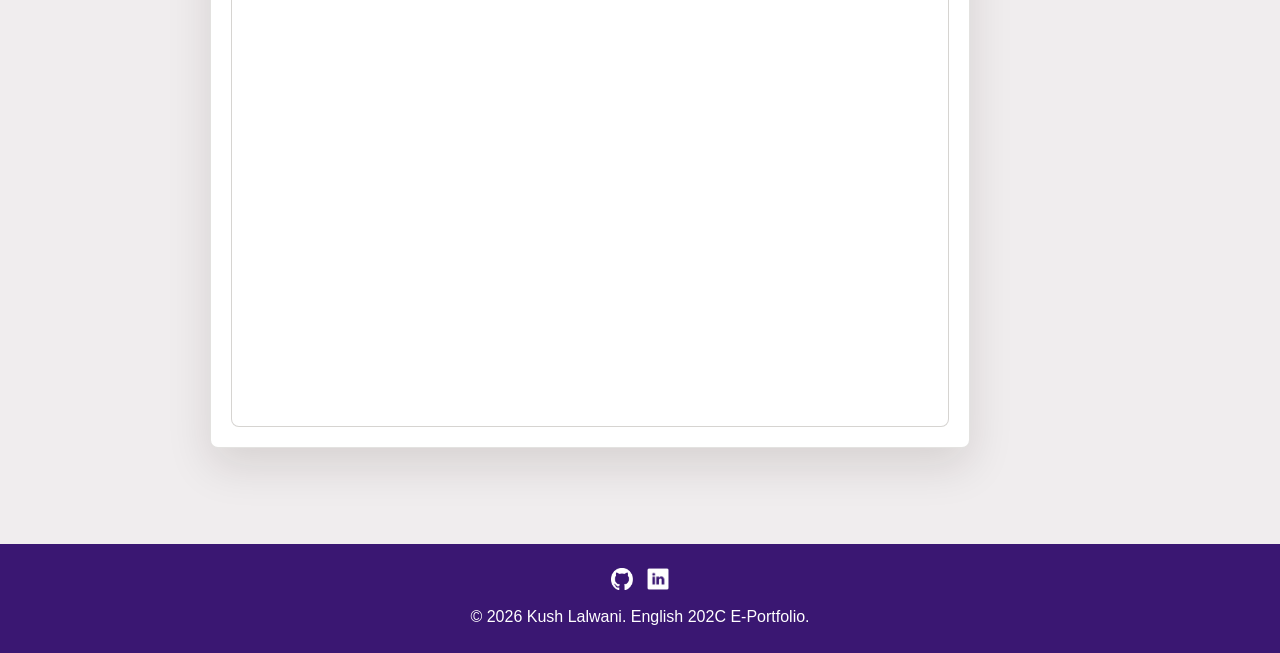
<file: samples/instruction-set.html>
<!DOCTYPE html>
<html lang="en">
<head>
  <meta charset="UTF-8">
  <meta name="viewport" content="width=device-width, initial-scale=1.0">
  <title>Instruction Set | Kush Lalwani</title>
  <link rel="stylesheet" href="../styles.css">
  <script src="../script.js" defer></script>
</head>
<body>
  <header class="site-header">
    <nav class="nav" aria-label="Main navigation">
      <a class="logo" href="../index.html">Kush Lalwani</a>
      <div class="nav-links">
        <a href="../index.html">Home</a>
        <a href="../about.html">About</a>
        <a href="../resume.html">Resume</a>
        <a class="active" href="../writing-samples.html">Writing Samples</a>
        <label class="theme-picker">
          <span class="theme-label">Theme</span>
          <select class="theme-select" data-theme-select aria-label="Theme selector">
            <option value="system">System</option>
            <option value="light">Light</option>
            <option value="dark">Dark</option>
          </select>
        </label>
        <button class="contact-trigger" type="button" data-contact-open>Contact</button>
      </div>
    </nav>
  </header>

  <main class="page sample-page">
    <a class="back-link" href="../writing-samples.html">Back to Writing Samples</a>
    <section class="page-header">
      <p class="eyebrow">Writing Sample</p>
      <h1>Instruction Set</h1>
      <p>
        This instruction set provides a complete, step-by-step guide for making
        fried rice in a home kitchen. It includes required equipment, ingredients,
        preparation steps, and cooking instructions, along with safety notes and a
        glossary of key terms.
      </p>
      <p>
        The document is designed for beginners, emphasizing clear sequencing,
        visual organization, and practical usability. The process is broken into
        stages such as preparation, cooking, and final assembly so that users can
        follow along easily.
      </p>
    </section>

    <section class="reflection">
      <h2>Reflection</h2>
      <p>
        This project helped me understand how to design instructions for usability
        rather than just completeness. I focused on organizing the process into
        clear stages, using consistent formatting, and anticipating where a user
        might get confused. I also learned the importance of defining terms like
        chop or to taste, which may not be obvious to beginners. This piece
        demonstrates my ability to create structured, user-centered documentation
        that prioritizes clarity, efficiency, and real-world application.
      </p>
    </section>

    <article class="sample-content">
      <h2>Embedded Sample</h2>
      <p>
        This PDF is embedded so readers can view the full page directly in the
        portfolio. A separate link is included for downloading or opening the file
        in a larger view.
      </p>
      <p class="download-row"><a class="button secondary download-button" href="../assets/writing-samples/Instruction%20Set%20Final.pdf" download="Kush-Lalwani-Instruction-Set.pdf">Download PDF</a></p>
      <div class="pdf-frame">
        <iframe
          title="Instruction Set PDF"
          src="../assets/writing-samples/Instruction%20Set%20Final.pdf">
        </iframe>
      </div>
    </article>
  </main>

  <footer class="site-footer">
    <div class="footer-socials">
      <a class="social-link" href="https://github.com/kushlalwani" target="_blank" rel="noopener noreferrer" aria-label="GitHub profile">
        <img src="../assets/images/github_white.png" alt="">
      </a>
      <a class="social-link" href="https://www.linkedin.com/in/kush-lalwani/" target="_blank" rel="noopener noreferrer" aria-label="LinkedIn profile">
        <img src="../assets/images/linkedin_white.png" alt="">
      </a>
    </div>
    <p>&copy; 2026 Kush Lalwani. English 202C E-Portfolio.</p>
  </footer>

  <div class="contact-modal" data-contact-modal hidden>
    <div class="contact-backdrop" data-contact-close></div>
    <section class="contact-panel" role="dialog" aria-modal="true" aria-labelledby="contact-title">
      <button class="contact-close" type="button" aria-label="Close contact window" data-contact-close>&times;</button>
      <p class="eyebrow">Contact</p>
      <h2 id="contact-title">Get In Touch</h2>
      <p>You can reach me directly by email.</p>
      <p><a href="mailto:kushlalwani594@gmail.com">kushlalwani594@gmail.com</a></p>
      <p><a href="https://github.com/kushlalwani" target="_blank" rel="noopener noreferrer">GitHub</a></p>
      <p><a href="https://www.linkedin.com/in/kush-lalwani/" target="_blank" rel="noopener noreferrer">LinkedIn</a></p>
      <a class="button primary" href="mailto:kushlalwani594@gmail.com">Open Email Draft</a>
    </section>
  </div>
</body>
</html>
</file>
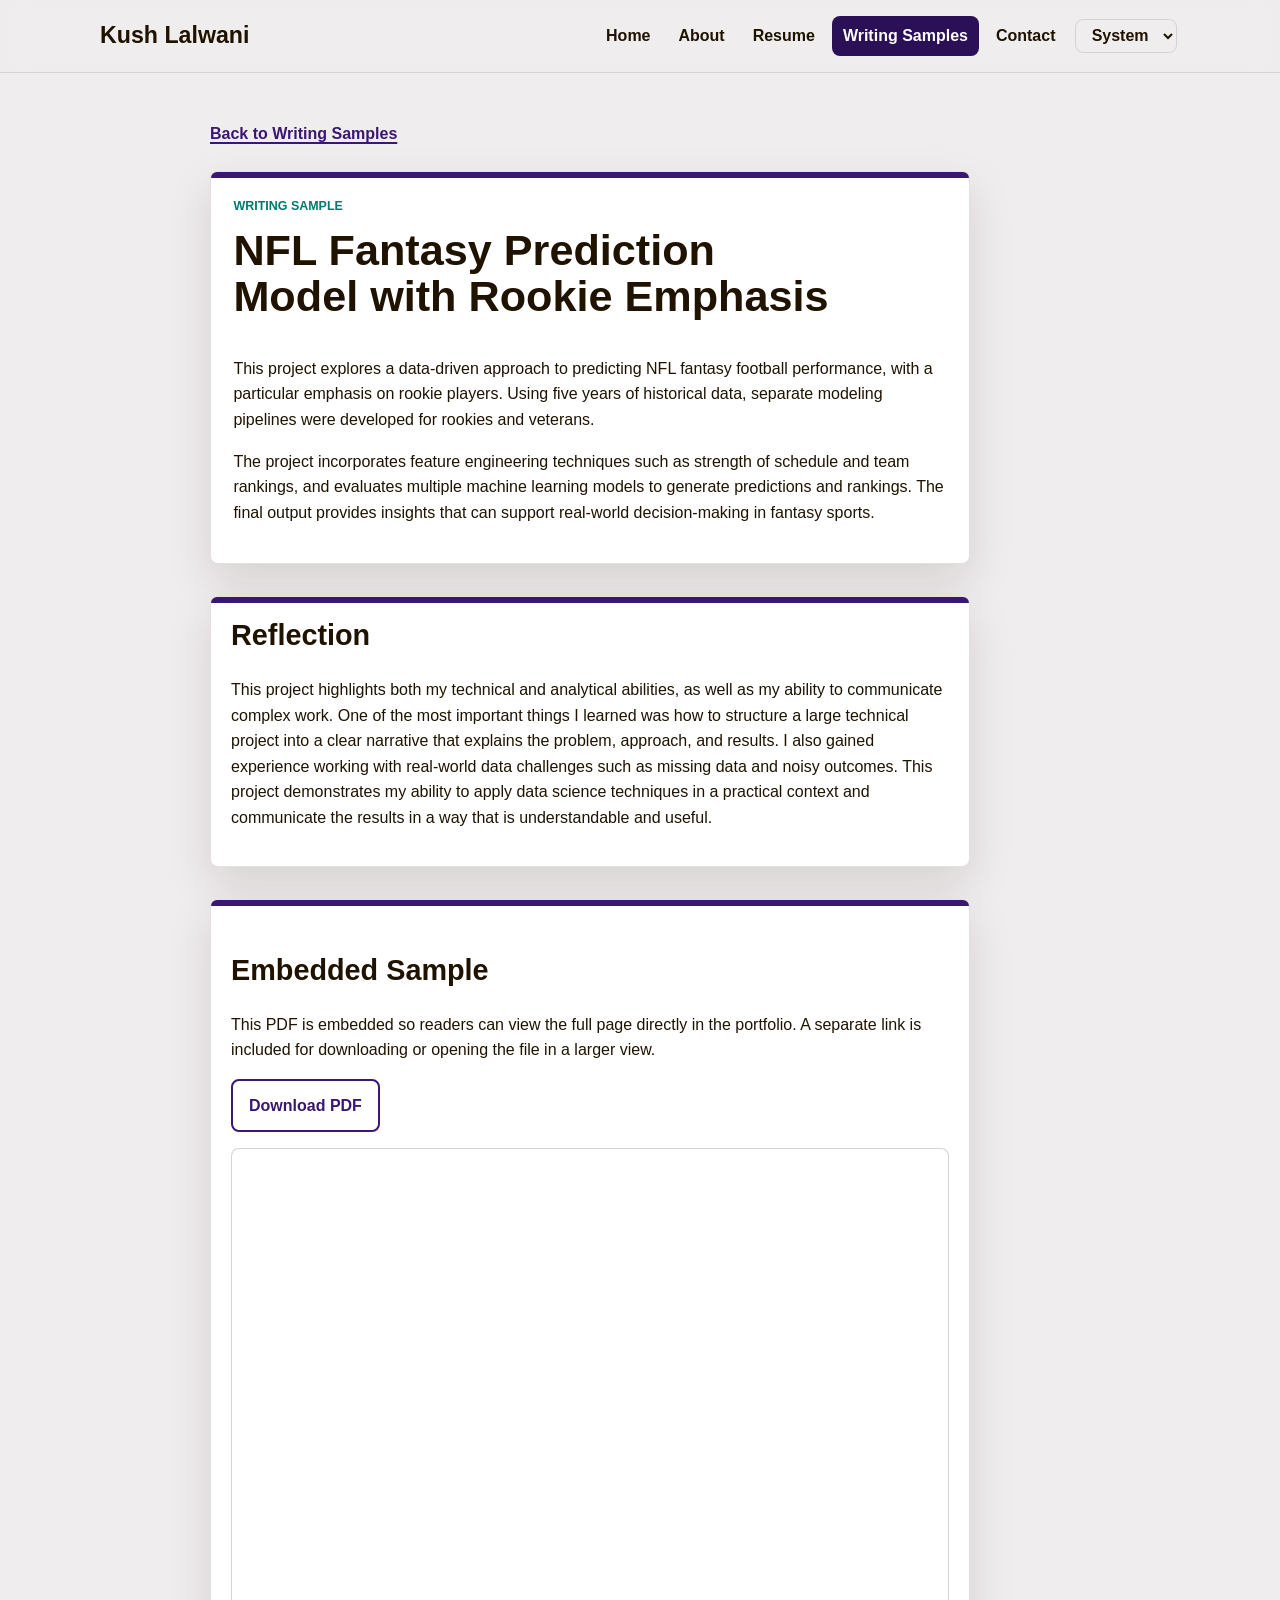
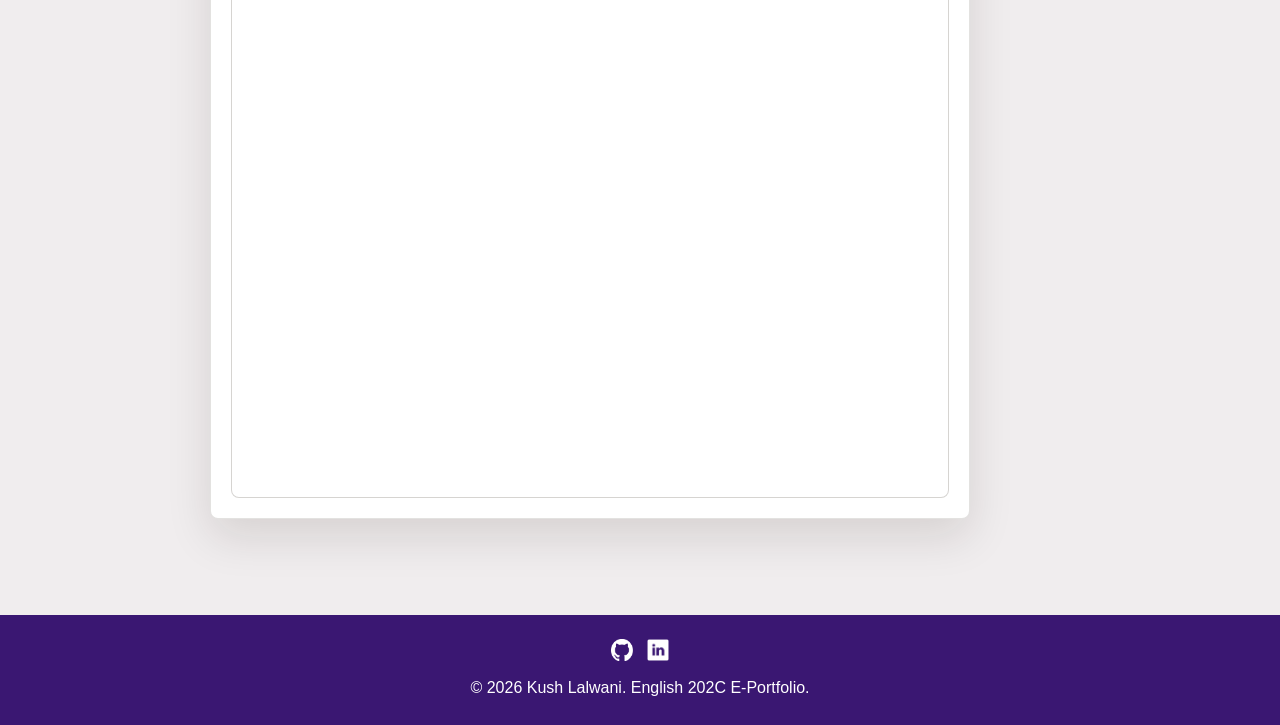
<file: samples/research-paper.html>
<!DOCTYPE html>
<html lang="en">
<head>
  <meta charset="UTF-8">
  <meta name="viewport" content="width=device-width, initial-scale=1.0">
  <title>NFL Fantasy Prediction Model | Kush Lalwani</title>
  <link rel="stylesheet" href="../styles.css">
  <script src="../script.js" defer></script>
</head>
<body>
  <header class="site-header">
    <nav class="nav" aria-label="Main navigation">
      <a class="logo" href="../index.html">Kush Lalwani</a>
      <div class="nav-links">
        <a href="../index.html">Home</a>
        <a href="../about.html">About</a>
        <a href="../resume.html">Resume</a>
        <a class="active" href="../writing-samples.html">Writing Samples</a>
        <label class="theme-picker">
          <span class="theme-label">Theme</span>
          <select class="theme-select" data-theme-select aria-label="Theme selector">
            <option value="system">System</option>
            <option value="light">Light</option>
            <option value="dark">Dark</option>
          </select>
        </label>
        <button class="contact-trigger" type="button" data-contact-open>Contact</button>
      </div>
    </nav>
  </header>

  <main class="page sample-page">
    <a class="back-link" href="../writing-samples.html">Back to Writing Samples</a>
    <section class="page-header">
      <p class="eyebrow">Writing Sample</p>
      <h1>NFL Fantasy Prediction Model with Rookie Emphasis</h1>
      <p>
        This project explores a data-driven approach to predicting NFL fantasy
        football performance, with a particular emphasis on rookie players. Using
        five years of historical data, separate modeling pipelines were developed
        for rookies and veterans.
      </p>
      <p>
        The project incorporates feature engineering techniques such as strength of
        schedule and team rankings, and evaluates multiple machine learning models
        to generate predictions and rankings. The final output provides insights
        that can support real-world decision-making in fantasy sports.
      </p>
    </section>

    <section class="reflection">
      <h2>Reflection</h2>
      <p>
        This project highlights both my technical and analytical abilities, as well
        as my ability to communicate complex work. One of the most important things
        I learned was how to structure a large technical project into a clear
        narrative that explains the problem, approach, and results. I also gained
        experience working with real-world data challenges such as missing data and
        noisy outcomes. This project demonstrates my ability to apply data science
        techniques in a practical context and communicate the results in a way that
        is understandable and useful.
      </p>
    </section>

    <article class="sample-content">
      <h2>Embedded Sample</h2>
      <p>
        This PDF is embedded so readers can view the full page directly in the
        portfolio. A separate link is included for downloading or opening the file
        in a larger view.
      </p>
      <p class="download-row"><a class="button secondary download-button" href="../assets/writing-samples/DS%20340W%20Final%20Paper.pdf" download="Kush-Lalwani-NFL-Fantasy-Prediction-Model.pdf">Download PDF</a></p>
      <div class="pdf-frame">
        <iframe
          title="NFL Fantasy Prediction Model PDF"
          src="../assets/writing-samples/DS%20340W%20Final%20Paper.pdf">
        </iframe>
      </div>
    </article>
  </main>

  <footer class="site-footer">
    <div class="footer-socials">
      <a class="social-link" href="https://github.com/kushlalwani" target="_blank" rel="noopener noreferrer" aria-label="GitHub profile">
        <img src="../assets/images/github_white.png" alt="">
      </a>
      <a class="social-link" href="https://www.linkedin.com/in/kush-lalwani/" target="_blank" rel="noopener noreferrer" aria-label="LinkedIn profile">
        <img src="../assets/images/linkedin_white.png" alt="">
      </a>
    </div>
    <p>&copy; 2026 Kush Lalwani. English 202C E-Portfolio.</p>
  </footer>

  <div class="contact-modal" data-contact-modal hidden>
    <div class="contact-backdrop" data-contact-close></div>
    <section class="contact-panel" role="dialog" aria-modal="true" aria-labelledby="contact-title">
      <button class="contact-close" type="button" aria-label="Close contact window" data-contact-close>&times;</button>
      <p class="eyebrow">Contact</p>
      <h2 id="contact-title">Get In Touch</h2>
      <p>You can reach me directly by email.</p>
      <p><a href="mailto:kushlalwani594@gmail.com">kushlalwani594@gmail.com</a></p>
      <p><a href="https://github.com/kushlalwani" target="_blank" rel="noopener noreferrer">GitHub</a></p>
      <p><a href="https://www.linkedin.com/in/kush-lalwani/" target="_blank" rel="noopener noreferrer">LinkedIn</a></p>
      <a class="button primary" href="mailto:kushlalwani594@gmail.com">Open Email Draft</a>
    </section>
  </div>
</body>
</html>
</file>
<file: styles.css>
:root {
  --bg: #f0edee;
  --text: #1f1300;
  --primary: #3a1772;
  --primary-dark: #2b1057;
  --secondary: #037971;
  --surface: #ffffff;
  --surface-muted: #f7f4f2;
  --surface-soft: #ebe3f7;
  --teal-soft: #e6f5f3;
  --header-bg: rgba(240, 237, 238, 0.9);
  --line: rgba(31, 19, 0, 0.12);
  --white: #ffffff;
  --shadow: 0 18px 45px rgba(31, 19, 0, 0.12);
}

:root[data-theme="dark"] {
  --bg: #14100f;
  --text: #f4efeb;
  --primary: #8e72d1;
  --primary-dark: #7558bd;
  --secondary: #58c0b7;
  --surface: #211917;
  --surface-muted: #2a211e;
  --surface-soft: #2b2140;
  --teal-soft: #1b302e;
  --header-bg: rgba(20, 16, 15, 0.94);
  --line: rgba(244, 239, 235, 0.14);
  --shadow: 0 18px 45px rgba(0, 0, 0, 0.35);
}

* {
  box-sizing: border-box;
}

html {
  scroll-behavior: smooth;
}

body {
  margin: 0;
  background: var(--bg);
  color: var(--text);
  font-family: Arial, Helvetica, sans-serif;
  font-size: 16px;
  line-height: 1.6;
}

body.modal-open {
  overflow: hidden;
}

a {
  color: var(--primary);
  font-weight: 700;
  text-decoration-thickness: 2px;
  text-underline-offset: 0.2em;
}

a:hover {
  color: var(--secondary);
}

h1,
h2,
h3,
p {
  margin-top: 0;
}

h1 {
  font-size: 2.7rem;
  line-height: 1.06;
  max-width: 14em;
}

.hero-title {
  font-size: 2.15rem;
  line-height: 1.08;
  max-width: 100%;
}

.hero-line {
  display: block;
  white-space: normal;
}

.hero-line + .hero-line {
  margin-top: 0.5rem;
}

h2 {
  font-size: 1.8rem;
  line-height: 1.2;
}

h3 {
  font-size: 1.2rem;
}

.site-header {
  backdrop-filter: blur(14px);
  background: var(--header-bg);
  border-bottom: 1px solid var(--line);
  position: sticky;
  top: 0;
  z-index: 10;
}

.nav {
  align-items: center;
  display: flex;
  justify-content: space-between;
  margin: 0 auto;
  max-width: 1120px;
  padding: 1rem 1.25rem;
}

.logo {
  color: var(--text);
  font-size: 1.45rem;
  font-weight: 800;
  text-decoration: none;
}

.nav-links {
  display: flex;
  flex-wrap: wrap;
  gap: 0.35rem;
  justify-content: flex-end;
}

.theme-picker {
  align-items: center;
  display: inline-flex;
  gap: 0.45rem;
  order: 99;
  padding: 0.1rem 0.2rem;
}

.theme-label {
  border: 0;
  clip: rect(0 0 0 0);
  clip-path: inset(50%);
  height: 1px;
  margin: -1px;
  overflow: hidden;
  padding: 0;
  position: absolute;
  white-space: nowrap;
  width: 1px;
}

.theme-select {
  background: transparent;
  border: 1px solid var(--line);
  border-radius: 8px;
  color: var(--text);
  font: inherit;
  font-weight: 700;
  padding: 0.4rem 0.7rem;
}

.theme-select:focus-visible {
  outline: 2px solid var(--secondary);
  outline-offset: 2px;
}

.theme-select:hover {
  border-color: rgba(58, 23, 114, 0.28);
}

.theme-select option {
  background: var(--surface);
  color: var(--text);
}

.nav-links a,
.contact-trigger {
  background: transparent;
  border: 0;
  border-radius: 8px;
  color: var(--text);
  cursor: pointer;
  font: inherit;
  font-weight: 700;
  padding: 0.45rem 0.7rem;
  text-decoration: none;
}

.nav-links a:hover,
.nav-links a.active,
.contact-trigger:hover,
.contact-trigger:focus-visible {
  background: var(--primary-dark);
  color: var(--white);
}

.hero {
  align-items: stretch;
  display: grid;
  gap: 1.5rem;
  grid-template-columns: minmax(0, 1.4fr) minmax(290px, 0.6fr);
  margin: 0 auto;
  max-width: 1120px;
  min-height: calc(100vh - 92px);
  padding: 4rem 1.25rem;
}

.hero-single {
  grid-template-columns: 1fr;
  min-height: auto;
  padding-bottom: 1rem;
}

.hero-copy {
  background: var(--surface-soft);
  border: 1px solid rgba(58, 23, 114, 0.14);
  border-radius: 8px;
  box-shadow: var(--shadow);
  padding: 2rem 2rem 2rem 2.3rem;
  position: relative;
}

.hero-single .hero-copy {
  max-width: 100%;
}

.hero-copy::before {
  background: var(--primary);
  border-radius: 999px;
  content: "";
  left: 1rem;
  position: absolute;
  top: 1rem;
  bottom: 1rem;
  width: 5px;
}

.hero-copy p {
  max-width: 56rem;
}

.eyebrow {
  color: var(--secondary);
  font-size: 0.78rem;
  font-weight: 800;
  letter-spacing: 0;
  margin-bottom: 0.7rem;
  text-transform: uppercase;
}

.button-row {
  display: flex;
  flex-wrap: wrap;
  gap: 0.8rem;
  margin-top: 1.5rem;
}

.button {
  border: 2px solid var(--primary);
  border-radius: 8px;
  display: inline-flex;
  padding: 0.75rem 1rem;
  text-decoration: none;
}

.button.primary {
  background: var(--primary);
  color: var(--white);
}

.button.secondary {
  background: transparent;
  color: var(--primary);
}

.button:hover {
  background: var(--primary-dark);
  border-color: var(--primary-dark);
  color: var(--white);
}

.hero-card,
.card,
.sample-preview,
.reflection,
.sidebar,
.resume-section,
.sample-content,
.page-header {
  background: var(--surface);
  border: 1px solid var(--line);
  border-radius: 8px;
  box-shadow: var(--shadow);
  position: relative;
}

.hero-card::before,
.card::before,
.sample-preview::before,
.reflection::before,
.sidebar::before,
.resume-section::before,
.sample-content::before,
.page-header::before {
  background: var(--primary);
  border-radius: 8px 8px 0 0;
  content: "";
  height: 6px;
  left: 0;
  position: absolute;
  right: 0;
  top: 0;
}

.hero-card {
  border-color: rgba(3, 121, 113, 0.22);
  box-shadow: 0 18px 45px rgba(3, 121, 113, 0.08);
  padding: 1.5rem;
}

.section-compact {
  padding-top: 0;
}

.focus-grid {
  display: grid;
  gap: 0.8rem 1.25rem;
  grid-template-columns: repeat(2, minmax(0, 1fr));
}

.highlight-list,
.plain-list {
  margin: 0;
  padding-left: 1.2rem;
}

.highlight-list li,
.plain-list li {
  margin-bottom: 0.45rem;
}

.section,
.page {
  margin: 0 auto;
  max-width: 1120px;
  padding: 3rem 1.25rem;
}

.featured-section {
  padding-top: 1.5rem;
}

.section-heading {
  margin-bottom: 1.5rem;
}

.section-heading::after {
  background: var(--secondary);
  border-radius: 999px;
  content: "";
  display: block;
  height: 4px;
  margin-top: 0.9rem;
  width: 96px;
}

.card-grid {
  display: grid;
  gap: 1rem;
  grid-template-columns: repeat(4, minmax(0, 1fr));
}

.card {
  display: flex;
  flex-direction: column;
  gap: 0.75rem;
  min-height: 100%;
  padding: 1.35rem 1.25rem 1.25rem;
}

.card p {
  margin-bottom: 0;
}

.card a {
  display: inline-block;
  margin-top: auto;
}

.page-header {
  background: var(--surface);
  margin-bottom: 2rem;
  max-width: 760px;
  padding: 1.6rem 1.4rem 1.35rem;
}

.resume-page > .page-header {
  max-width: 100%;
}

.writing-samples-page > .page-header {
  max-width: 100%;
}

.about-page > .page-header {
  max-width: 100%;
}

.content-layout {
  align-items: start;
  display: grid;
  gap: 2rem;
  grid-template-columns: minmax(0, 1fr) 320px;
}

.about-layout {
  grid-template-columns: 320px minmax(0, 1fr);
}

.content-main,
.sample-content {
  max-width: 760px;
}

.content-main h2,
.sample-content h2 {
  margin-top: 2rem;
}

.sidebar {
  background: var(--teal-soft);
  padding: 1.25rem;
}

.profile-image {
  aspect-ratio: 1;
  border: 1px solid var(--line);
  border-radius: 8px;
  display: block;
  height: auto;
  margin-bottom: 1.25rem;
  object-fit: cover;
  width: 100%;
}

.resume-section {
  margin-bottom: 1rem;
  padding: 1.35rem 1.25rem 1.25rem;
}

.resume-item + .resume-item {
  border-top: 1px solid rgba(31, 19, 0, 0.18);
  margin-top: 1rem;
  padding-top: 1rem;
}

.tag-list {
  display: flex;
  flex-wrap: wrap;
  gap: 0.55rem;
  list-style: none;
  margin: 0;
  padding: 0;
}

.tag-list li {
  background: var(--teal-soft);
  border: 1px solid rgba(3, 121, 113, 0.28);
  border-radius: 8px;
  color: var(--secondary);
  font-weight: 700;
  padding: 0.35rem 0.6rem;
}

.sample-list {
  display: grid;
  gap: 1rem;
}

.sample-preview {
  display: flex;
  flex-direction: column;
  gap: 0.9rem;
  min-height: 220px;
  padding: 1.35rem 1.25rem 1.2rem;
}

.sample-preview:hover {
  border-color: rgba(3, 121, 113, 0.3);
  box-shadow: 0 18px 45px rgba(3, 121, 113, 0.1);
}

.sample-preview h2 {
  margin-bottom: 0.35rem;
}

.sample-preview p {
  margin-bottom: 0;
  max-width: 58rem;
}

.sample-preview .button {
  align-self: flex-start;
  margin-top: auto;
  min-width: 150px;
}

.sample-page {
  max-width: 900px;
}

.back-link {
  display: inline-block;
  margin-bottom: 1.5rem;
}

.reflection {
  background: var(--surface);
  margin-bottom: 2rem;
  max-width: 760px;
  padding: 1.35rem 1.25rem 1.2rem;
}

.sample-content {
  padding: 1.35rem 1.25rem 1.25rem;
}

.download-row {
  margin-bottom: 1rem;
}

.download-button {
  width: auto;
}

.pdf-frame {
  background: var(--white);
  border: 1px solid rgba(31, 19, 0, 0.18);
  border-radius: 8px;
  height: min(96vh, 1200px);
  min-height: 950px;
  overflow: hidden;
}

.pdf-frame iframe {
  border: 0;
  height: 100%;
  width: 100%;
}

.site-footer {
  background: var(--primary);
  color: var(--white);
  margin-top: 3rem;
  padding: 1.5rem 1.25rem;
  text-align: center;
}

.site-footer p {
  margin: 0;
}

.site-footer a {
  color: var(--white);
}

.footer-socials {
  display: flex;
  justify-content: center;
  gap: 0.9rem;
  margin-bottom: 0.85rem;
}

.social-link {
  align-items: center;
  display: inline-flex;
  justify-content: center;
}

.social-link img {
  display: block;
  height: 22px;
  filter: brightness(0) invert(1);
  width: 22px;
}

.contact-modal {
  inset: 0;
  position: fixed;
  z-index: 30;
}

.contact-backdrop {
  background: rgba(31, 19, 0, 0.5);
  inset: 0;
  position: absolute;
}

.contact-panel {
  background: var(--teal-soft);
  border: 1px solid rgba(31, 19, 0, 0.16);
  border-radius: 8px;
  box-shadow: var(--shadow);
  left: 50%;
  max-width: 460px;
  padding: 1.5rem;
  position: relative;
  top: 50%;
  transform: translate(-50%, -50%);
  width: calc(100% - 2rem);
}

.contact-close {
  background: transparent;
  border: 0;
  color: var(--text);
  cursor: pointer;
  font-size: 1.8rem;
  line-height: 1;
  padding: 0;
  position: absolute;
  right: 0.9rem;
  top: 0.75rem;
}

@media (max-width: 850px) {
  h1 {
    font-size: 2.15rem;
  }

  .hero-title {
    font-size: 1.95rem;
  }

  .hero-line {
    white-space: normal;
  }

  .nav {
    align-items: flex-start;
    flex-direction: column;
    gap: 0.8rem;
  }

  .nav-links {
    justify-content: flex-start;
  }

  .theme-picker {
    padding-left: 0;
  }

  .hero,
  .content-layout {
    grid-template-columns: 1fr;
  }

  .hero {
    padding-top: 3rem;
  }

  .card-grid {
    grid-template-columns: repeat(2, minmax(0, 1fr));
  }

  .focus-grid {
    grid-template-columns: 1fr;
  }
}

@media (max-width: 560px) {
  body {
    font-size: 15px;
  }

  h1 {
    font-size: 1.85rem;
  }

  .hero-title {
    font-size: 1.7rem;
  }

  .card-grid {
    grid-template-columns: 1fr;
  }

  .button {
    justify-content: center;
    width: 100%;
  }

  .hero-copy,
  .page-header,
  .reflection,
  .sample-content,
  .resume-section,
  .sample-preview {
    padding-left: 1rem;
    padding-right: 1rem;
  }

  .pdf-frame {
    height: 82vh;
    min-height: 700px;
  }
}
</file>
